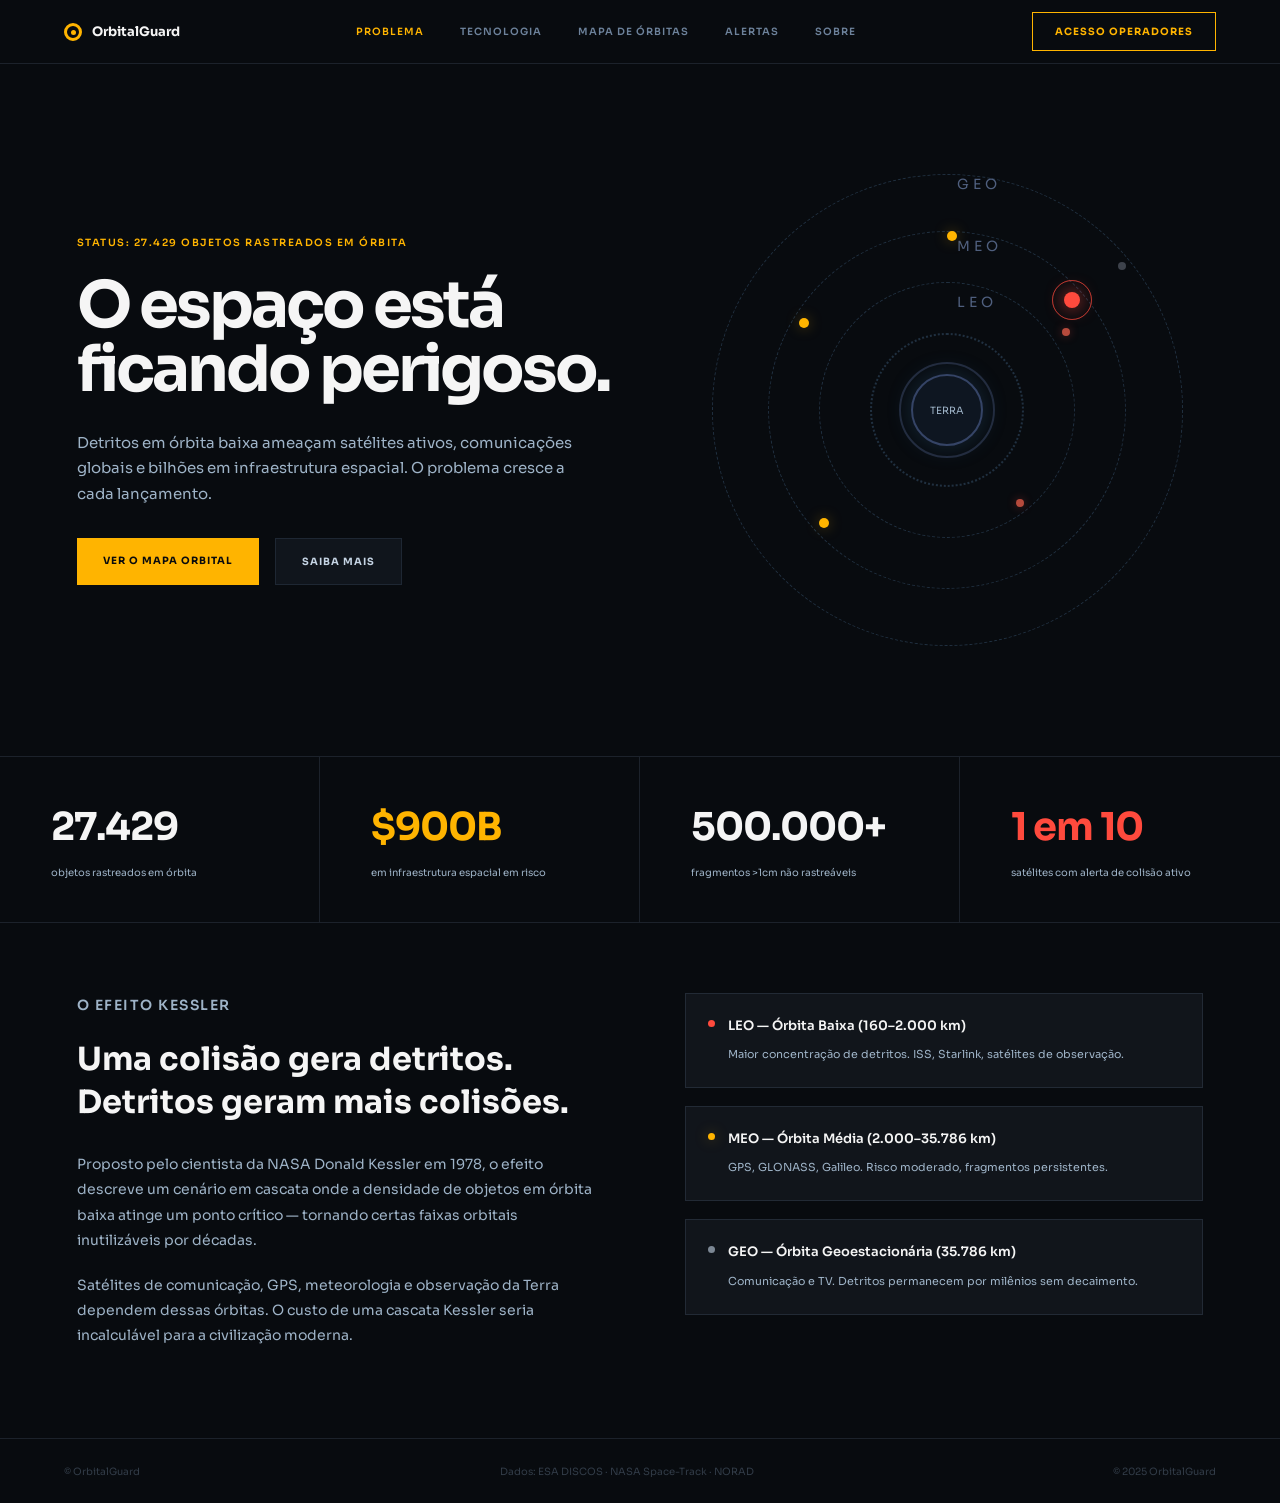
<file: index.html>
<!DOCTYPE html>
<html lang="pt-BR">

<head>
    <meta charset="UTF-8">
    <meta name="viewport" content="width=device-width, initial-scale=1.0">
    <title>OrbitalGuard</title>

    <link rel="icon" type="image/png" href="./assets/images/global/favicon.png">

    <link rel="preconnect" href="https://fonts.googleapis.com">
    <link rel="preconnect" href="https://fonts.gstatic.com" crossorigin>
    <link href="https://fonts.googleapis.com/css2?family=Sora:wght@300;400;500;600;700&display=swap" rel="stylesheet">

    <link rel="stylesheet" href="./assets/css/reset.css">
    <link rel="stylesheet" href="./assets/css/style.css">
</head>

<body>

    <header class="header">
    <a href="./index.html" class="logo">
        <span class="logo-icon"></span>
        OrbitalGuard
    </a>

    <nav class="nav">
        <a href="./index.html" class="active">Problema</a>
        <a href="./pages/tech.html">Tecnologia</a>
        <a href="./pages/map.html">Mapa de Órbitas</a>
        <a href="./pages/alert.html">Alertas</a>
        <a href="./pages/about.html">Sobre</a>
    </nav>

    <a href="./pages/access.html" class="btn-outline">Acesso Operadores</a>

    <button class="menu-toggle" type="button" aria-label="Abrir menu">
        <span></span>
        <span></span>
    </button>
</header>

    <main>
        <section class="hero">
            <div class="hero-text">
                <p class="status">Status: 27.429 objetos rastreados em órbita</p>

                <h1>O espaço está<br>ficando perigoso.</h1>

                <p class="description">
                    Detritos em órbita baixa ameaçam satélites ativos,
                    comunicações globais e bilhões em infraestrutura espacial.
                    O problema cresce a cada lançamento.
                </p>

                <div class="buttons">
                    <a href="./pages/map.html" class="btn-primary">Ver o mapa orbital</a>
                    <a href="./pages/about.html" class="btn-secondary">Saiba mais</a>
                </div>
            </div>

            <a href="./pages/map.html" class="orbit-area" aria-label="Abrir mapa orbital">
                <div class="orbit orbit-1"></div>
                <div class="orbit orbit-2"></div>
                <div class="orbit orbit-3"></div>
                <div class="orbit orbit-4"></div>

                <span class="orbit-label label-leo">LEO</span>
                <span class="orbit-label label-meo">MEO</span>
                <span class="orbit-label label-geo">GEO</span>

                <div class="earth">Terra</div>

                <span class="space-dot yellow-dot dot-1"></span>
                <span class="space-dot yellow-dot dot-2"></span>
                <span class="space-dot yellow-dot dot-3"></span>
                <span class="space-dot red-space-dot dot-4"></span>
                <span class="space-dot red-space-dot dot-5"></span>
                <span class="space-dot gray-space-dot dot-6"></span>

                <div class="collision">
                    <span class="collision-dot"></span>
                    <span class="collision-label">CDM</span>
                </div>
            </a>
        </section>

        <section class="stats">
            <a href="./pages/map.html" class="stat">
                <h2>27.429</h2>
                <p>objetos rastreados em órbita</p>
            </a>

            <a href="./pages/about.html" class="stat">
                <h2 class="yellow">$900B</h2>
                <p>em infraestrutura espacial em risco</p>
            </a>

            <a href="./pages/map.html" class="stat">
                <h2>500.000+</h2>
                <p>fragmentos &gt;1cm não rastreáveis</p>
            </a>

            <a href="./pages/alert.html" class="stat">
                <h2 class="red">1 em 10</h2>
                <p>satélites com alerta de colisão ativo</p>
            </a>
        </section>

        <section class="problem">
            <div class="problem-text">
                <p class="tag">O efeito Kessler</p>

                <h2>
                    Uma colisão gera detritos.<br>
                    Detritos geram mais colisões.
                </h2>

                <p>
                    Proposto pelo cientista da NASA Donald Kessler em 1978,
                    o efeito descreve um cenário em cascata onde a densidade
                    de objetos em órbita baixa atinge um ponto crítico —
                    tornando certas faixas orbitais inutilizáveis por décadas.
                </p>

                <p>
                    Satélites de comunicação, GPS, meteorologia e observação
                    da Terra dependem dessas órbitas. O custo de uma cascata
                    Kessler seria incalculável para a civilização moderna.
                </p>
            </div>

            <div class="orbit-cards">
                <a href="./pages/map.html" class="card">
                    <span class="card-dot red-dot"></span>
                    <h3>LEO — Órbita Baixa (160–2.000 km)</h3>
                    <p>Maior concentração de detritos. ISS, Starlink, satélites de observação.</p>
                </a>

                <a href="./pages/map.html" class="card">
                    <span class="card-dot yellow-dot"></span>
                    <h3>MEO — Órbita Média (2.000–35.786 km)</h3>
                    <p>GPS, GLONASS, Galileo. Risco moderado, fragmentos persistentes.</p>
                </a>

                <a href="./pages/map.html" class="card">
                    <span class="card-dot gray-dot"></span>
                    <h3>GEO — Órbita Geoestacionária (35.786 km)</h3>
                    <p>Comunicação e TV. Detritos permanecem por milênios sem decaimento.</p>
                </a>
            </div>
        </section>
    </main>

    <footer>
        <span>© OrbitalGuard</span>
        <span>Dados: ESA DISCOS · NASA Space-Track · NORAD</span>
        <span>© 2025 OrbitalGuard</span>
    </footer>

<div class="side-menu">
    <a href="./index.html">Problema</a>
    <a href="./pages/tech.html">Tecnologia</a>
    <a href="./pages/map.html">Mapa de Órbitas</a>
    <a href="./pages/alert.html">Alertas</a>
    <a href="./pages/about.html">Sobre</a>

    <a href="../pages/access.html" class="menu-operator">
        Acesso Operadores
    </a>
</div>

<script src="./assets/js/menu.js"></script>

</body>

</html>
</file>
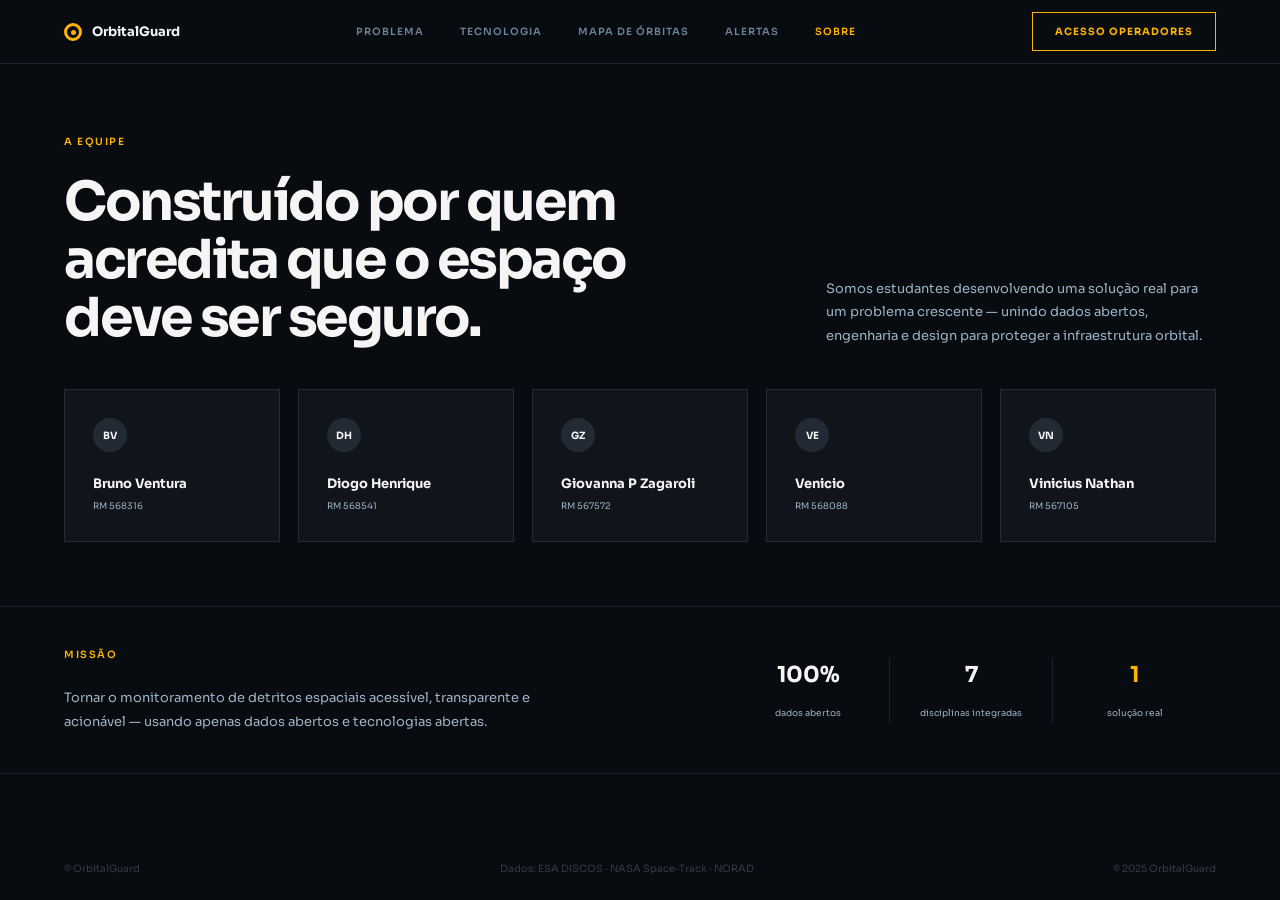
<file: pages/about.html>
<!DOCTYPE html>
<html lang="pt-BR">

<head>
    <meta charset="UTF-8">
    <meta name="viewport" content="width=device-width, initial-scale=1.0">
    <title>Sobre | OrbitalGuard</title>

    <link rel="icon" type="image/png" href="../assets/images/global/favicon.png">

    <link rel="preconnect" href="https://fonts.googleapis.com">
    <link rel="preconnect" href="https://fonts.gstatic.com" crossorigin>
    <link href="https://fonts.googleapis.com/css2?family=Sora:wght@300;400;500;600;700&display=swap" rel="stylesheet">

    <link rel="stylesheet" href="../assets/css/reset.css">
    <link rel="stylesheet" href="../assets/css/style.css">
    <link rel="stylesheet" href="../assets/css/about.css">
</head>

<body>

    <header class="header">
    <a href="../index.html" class="logo">
        <span class="logo-icon"></span>
        OrbitalGuard
    </a>

    <nav class="nav">
        <a href="../index.html">Problema</a>
        <a href="./tech.html">Tecnologia</a>
        <a href="./map.html">Mapa de Órbitas</a>
        <a href="./alert.html">Alertas</a>
        <a href="./about.html" class="active">Sobre</a>
    </nav>

    <a href="../pages/access.html" class="btn-outline">
        Acesso Operadores
    </a>

    <button class="menu-toggle" type="button" aria-label="Abrir menu">
        <span></span>
        <span></span>
    </button>
</header>
    <main class="about-main">
        <section class="about-hero">
            <div class="about-title">
                <p class="status">A equipe</p>

                <h1>
                    Construído por quem<br>
                    acredita que o espaço<br>
                    deve ser seguro.
                </h1>
            </div>

            <div class="about-description">
                <p>
                    Somos estudantes desenvolvendo uma solução real para um problema
                    crescente — unindo dados abertos, engenharia e design para proteger
                    a infraestrutura orbital.
                </p>
            </div>
        </section>

        <section class="team-section">
            <article class="member-card">
                <div class="avatar">BV</div>
                <h2>Bruno Ventura</h2>
                <p>RM 568316</p>
            </article>

            <article class="member-card">
                <div class="avatar">DH</div>
                <h2>Diogo Henrique</h2>
                <p>RM 568541</p>
            </article>

            <article class="member-card">
                <div class="avatar">GZ</div>
                <h2>Giovanna P Zagaroli</h2>
                <p>RM 567572</p>
            </article>

            <article class="member-card">
                <div class="avatar">VE</div>
                <h2>Venicio</h2>
                <p>RM 568088</p>
            </article>

            <article class="member-card">
                <div class="avatar">VN</div>
                <h2>Vinicius Nathan</h2>
                <p>RM 567105</p>
            </article>
        </section>

        <section class="mission-section">
            <div class="mission-text">
                <p class="status">Missão</p>

                <p>
                    Tornar o monitoramento de detritos espaciais acessível,
                    transparente e acionável — usando apenas dados abertos e
                    tecnologias abertas.
                </p>
            </div>

            <div class="mission-stats">
                <div>
                    <strong>100%</strong>
                    <span>dados abertos</span>
                </div>

                <div>
                    <strong>7</strong>
                    <span>disciplinas integradas</span>
                </div>

                <div>
                    <strong class="yellow">1</strong>
                    <span>solução real</span>
                </div>
            </div>
        </section>
    </main>

    <footer>
        <span>© OrbitalGuard</span>
        <span>Dados: ESA DISCOS · NASA Space-Track · NORAD</span>
        <span>© 2025 OrbitalGuard</span>
    </footer>

    <div class="side-menu">

        <a href="../index.html">Problema</a>
        <a href="./tech.html">Tecnologia</a>
        <a href="./map.html">Mapa de Órbitas</a>
        <a href="./alert.html">Alertas</a>
        <a href="./about.html">Sobre</a>
        <a href="../pages/access.html" class="menu-operator">Acesso Operadores</a>

    </div>



    <script src="../assets/js/menu.js"></script>
</body>

</html>
</file>
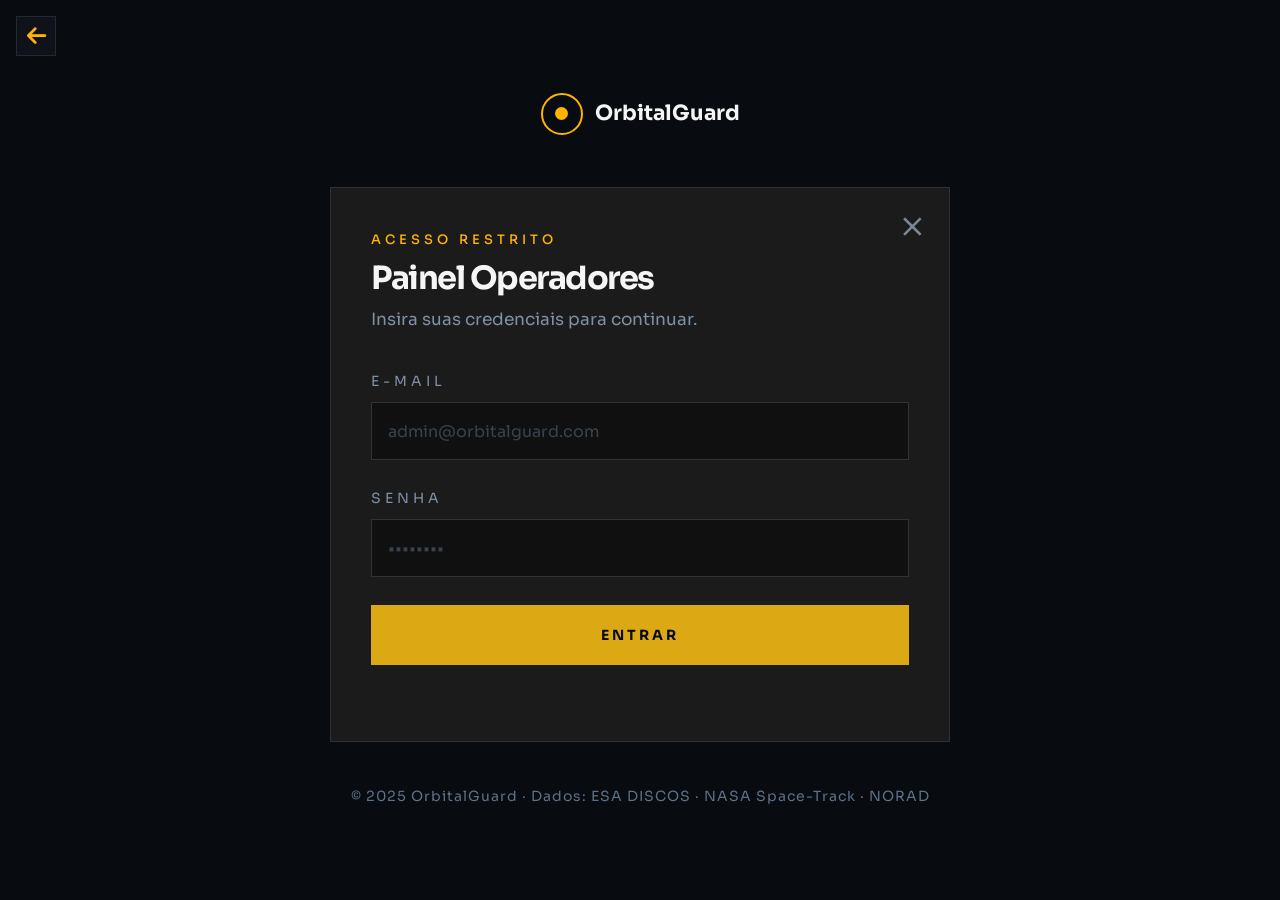
<file: pages/access.html>
<!DOCTYPE html>
<html lang="pt-BR">

<head>
    <meta charset="UTF-8">
    <meta name="viewport" content="width=device-width, initial-scale=1.0">
    <title>Acesso Operadores | OrbitalGuard</title>

    <link rel="icon" type="image/png" href="../assets/images/global/favicon.png">

    <link rel="preconnect" href="https://fonts.googleapis.com">
    <link rel="preconnect" href="https://fonts.gstatic.com" crossorigin>
    <link href="https://fonts.googleapis.com/css2?family=Sora:wght@300;400;500;600;700&display=swap" rel="stylesheet">
    <link rel="stylesheet" href="https://cdnjs.cloudflare.com/ajax/libs/font-awesome/6.5.2/css/all.min.css">
    <link rel="stylesheet" href="../assets/css/reset.css">
    <link rel="stylesheet" href="../assets/css/access.css">
</head>

<body>
    <a href="../index.html" class="back-arrow">
        <i class="fa-solid fa-arrow-left"></i>
    </a>
    <main class="access-page">
        <section class="login-wrapper">
            <a href="../index.html" class="access-logo">
                <span class="logo-icon"></span>
                OrbitalGuard
            </a>

            <div class="login-card">
                <a href="../index.html" class="close-btn" aria-label="Fechar">×</a>

                <p class="status">Acesso restrito</p>

                <h1>Painel Operadores</h1>

                <p class="login-description">
                    Insira suas credenciais para continuar.
                </p>

                <form class="login-form">
                    <label for="email">E-mail</label>
                    <input type="email" id="email" placeholder="admin@orbitalguard.com">

                    <label for="password">Senha</label>
                    <input type="password" id="password" placeholder="••••••••">

                    <button type="submit">Entrar</button>

                    <p class="login-error"></p>
                </form>
            </div>

            <footer class="access-footer">
                © 2025 OrbitalGuard · Dados: ESA DISCOS · NASA Space-Track · NORAD
            </footer>
        </section>
    </main>

    <script src="../assets/js/access.js"></script>
</body>

</html>
</file>
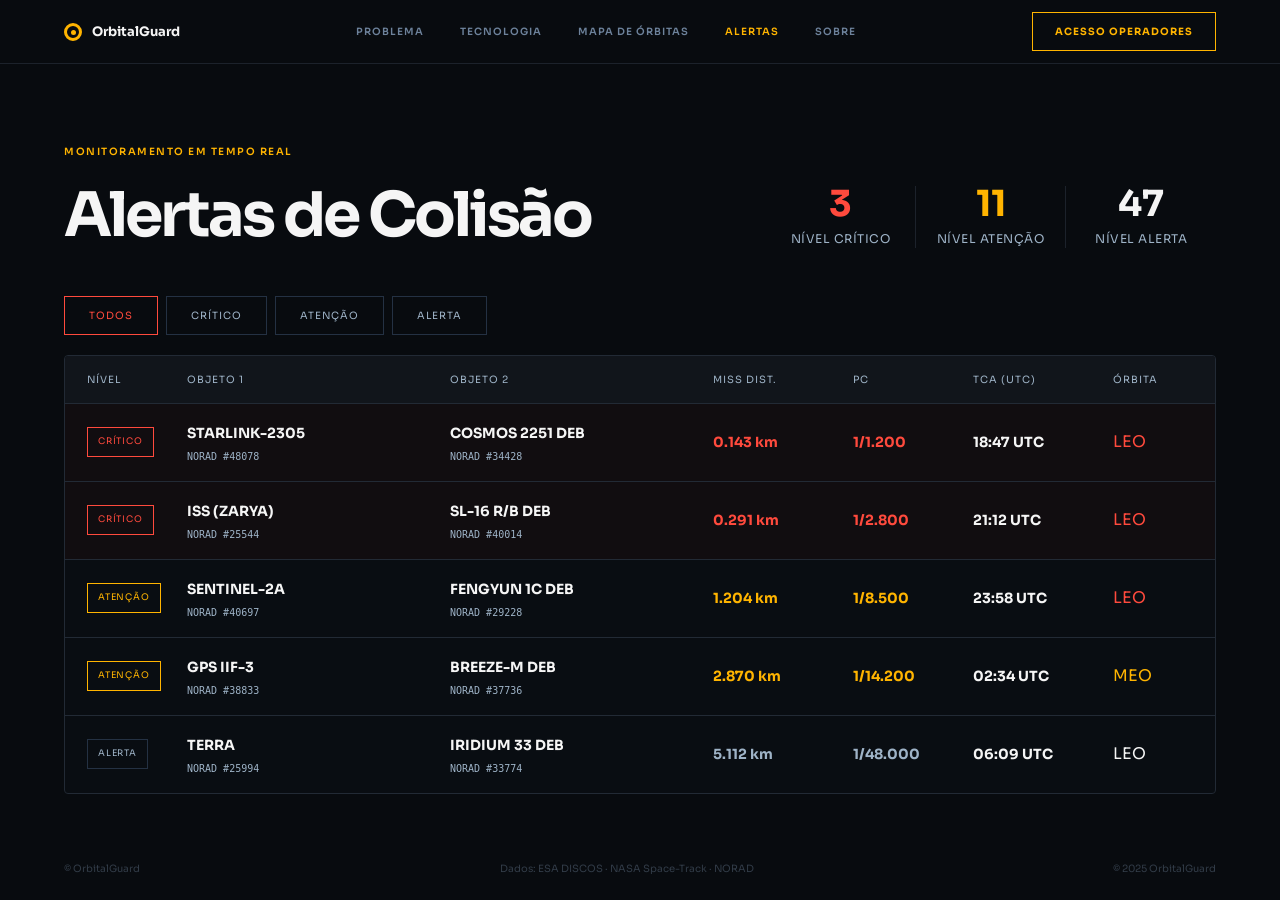
<file: pages/alert.html>
<!DOCTYPE html>
<html lang="pt-BR">

<head>
    <meta charset="UTF-8">
    <meta name="viewport" content="width=device-width, initial-scale=1.0">
    <title>Alertas | OrbitalGuard</title>

    <link rel="icon" type="image/png" href="../assets/images/global/favicon.png">

    <link rel="preconnect" href="https://fonts.googleapis.com">
    <link rel="preconnect" href="https://fonts.gstatic.com" crossorigin>
    <link href="https://fonts.googleapis.com/css2?family=Sora:wght@300;400;500;600;700&display=swap" rel="stylesheet">

    <link rel="stylesheet" href="../assets/css/reset.css">
    <link rel="stylesheet" href="../assets/css/style.css">
    <link rel="stylesheet" href="../assets/css/alert.css">
</head>

<body>

    <header class="header">
    <a href="../index.html" class="logo">
        <span class="logo-icon"></span>
        OrbitalGuard
    </a>

    <nav class="nav">
        <a href="../index.html">Problema</a>
        <a href="./tech.html">Tecnologia</a>
        <a href="./map.html">Mapa de Órbitas</a>
        <a href="./alert.html" class="active">Alertas</a>
        <a href="./about.html">Sobre</a>
    </nav>

    <a href="../pages/access.html" class="btn-outline">Acesso Operadores</a>

    <button class="menu-toggle" type="button" aria-label="Abrir menu">
        <span></span>
        <span></span>
    </button>
</header>

    <main class="alert-main">
        <section class="alert-hero">
            <div>
                <p class="status">Monitoramento em tempo real</p>
                <h1>Alertas de Colisão</h1>
            </div>

            <div class="alert-summary">
                <div>
                    <strong class="critical">3</strong>
                    <span>Nível Crítico</span>
                </div>

                <div>
                    <strong class="attention">11</strong>
                    <span>Nível Atenção</span>
                </div>

                <div>
                    <strong>47</strong>
                    <span>Nível Alerta</span>
                </div>
            </div>
        </section>

        <section class="alert-content">
            <div class="alert-filters">
                <button class="filter-btn active" data-filter="todos">Todos</button>
                <button class="filter-btn" data-filter="critico">Crítico</button>
                <button class="filter-btn" data-filter="atencao">Atenção</button>
                <button class="filter-btn" data-filter="alerta">Alerta</button>
            </div>

            <div class="alert-table">
                <div class="table-head">
                    <span>Nível</span>
                    <span>Objeto 1</span>
                    <span>Objeto 2</span>
                    <span>Miss Dist.</span>
                    <span>Pc</span>
                    <span>TCA (UTC)</span>
                    <span>Órbita</span>
                </div>

                <article class="table-row" data-level="critico">
                    <div><span class="badge critical-badge">Crítico</span></div>
                    <div>
                        <strong>STARLINK-2305</strong>
                        <small>NORAD #48078</small>
                    </div>
                    <div>
                        <strong>COSMOS 2251 DEB</strong>
                        <small>NORAD #34428</small>
                    </div>
                    <strong class="critical">0.143 km</strong>
                    <strong class="critical">1/1.200</strong>
                    <strong>18:47 UTC</strong>
                    <span class="orbit-red">LEO</span>
                </article>

                <article class="table-row" data-level="critico">
                    <div><span class="badge critical-badge">Crítico</span></div>
                    <div>
                        <strong>ISS (ZARYA)</strong>
                        <small>NORAD #25544</small>
                    </div>
                    <div>
                        <strong>SL-16 R/B DEB</strong>
                        <small>NORAD #40014</small>
                    </div>
                    <strong class="critical">0.291 km</strong>
                    <strong class="critical">1/2.800</strong>
                    <strong>21:12 UTC</strong>
                    <span class="orbit-red">LEO</span>
                </article>

                <article class="table-row" data-level="atencao">
                    <div><span class="badge attention-badge">Atenção</span></div>
                    <div>
                        <strong>SENTINEL-2A</strong>
                        <small>NORAD #40697</small>
                    </div>
                    <div>
                        <strong>FENGYUN 1C DEB</strong>
                        <small>NORAD #29228</small>
                    </div>
                    <strong class="attention">1.204 km</strong>
                    <strong class="attention">1/8.500</strong>
                    <strong>23:58 UTC</strong>
                    <span class="orbit-red">LEO</span>
                </article>

                <article class="table-row" data-level="atencao">
                    <div><span class="badge attention-badge">Atenção</span></div>
                    <div>
                        <strong>GPS IIF-3</strong>
                        <small>NORAD #38833</small>
                    </div>
                    <div>
                        <strong>BREEZE-M DEB</strong>
                        <small>NORAD #37736</small>
                    </div>
                    <strong class="attention">2.870 km</strong>
                    <strong class="attention">1/14.200</strong>
                    <strong>02:34 UTC</strong>
                    <span class="orbit-yellow">MEO</span>
                </article>

                <article class="table-row" data-level="alerta">
                    <div><span class="badge alert-badge">Alerta</span></div>
                    <div>
                        <strong>TERRA</strong>
                        <small>NORAD #25994</small>
                    </div>
                    <div>
                        <strong>IRIDIUM 33 DEB</strong>
                        <small>NORAD #33774</small>
                    </div>
                    <strong class="alert-blue">5.112 km</strong>
                    <strong class="alert-blue">1/48.000</strong>
                    <strong>06:09 UTC</strong>
                    <span>LEO</span>
                </article>
            </div>
        </section>
    </main>

    <footer>
        <span>© OrbitalGuard</span>
        <span>Dados: ESA DISCOS · NASA Space-Track · NORAD</span>
        <span>© 2025 OrbitalGuard</span>
    </footer>

    <script src="../assets/js/alert.js"></script>

    <div class="side-menu">

        <a href="../index.html">Problema</a>
        <a href="./tech.html">Tecnologia</a>
        <a href="./map.html">Mapa de Órbitas</a>
        <a href="./alert.html">Alertas</a>
        <a href="./about.html">Sobre</a>
        <a href="../pages/access.html" class="menu-operator">Acesso Operadores</a>

    </div>

    <script src="../assets/js/menu.js"></script>
    
</body>

</html>
</file>
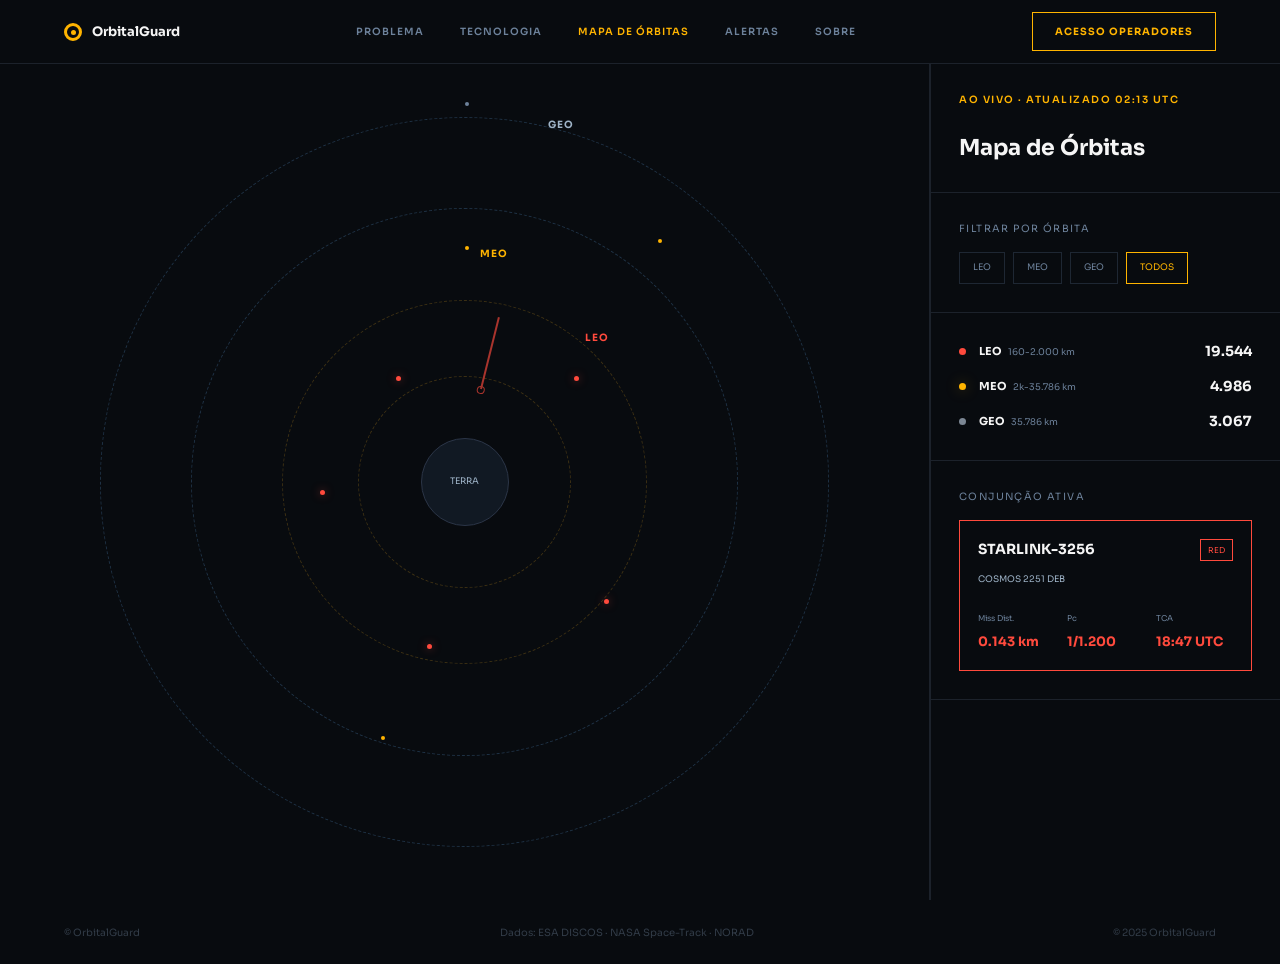
<file: pages/map.html>
<!DOCTYPE html>
<html lang="pt-BR">

<head>
    <meta charset="UTF-8">
    <meta name="viewport" content="width=device-width, initial-scale=1.0">
    <title>Mapa de Órbitas | OrbitalGuard</title>

    <link rel="icon" type="image/png" href="../assets/images/global/favicon.png">

    <link rel="preconnect" href="https://fonts.googleapis.com">
    <link rel="preconnect" href="https://fonts.gstatic.com" crossorigin>
    <link href="https://fonts.googleapis.com/css2?family=Sora:wght@300;400;500;600;700&display=swap" rel="stylesheet">

    <link rel="stylesheet" href="../assets/css/reset.css">
    <link rel="stylesheet" href="../assets/css/style.css">
    <link rel="stylesheet" href="../assets/css/map.css">
</head>

<body>

    <header class="header">
        <a href="../index.html" class="logo">
            <span class="logo-icon"></span>
            OrbitalGuard
        </a>

        <nav class="nav">
            <a href="../index.html">Problema</a>
            <a href="./tech.html">Tecnologia</a>
            <a href="./map.html" class="active">Mapa de Órbitas</a>
            <a href="./alert.html">Alertas</a>
            <a href="./about.html">Sobre</a>
        </nav>

        <a href="../pages/access.html" class="btn-outline">
            Acesso Operadores
        </a>

        <button class="menu-toggle" type="button" aria-label="Abrir menu">
            <span></span>
            <span></span>
        </button>
    </header>

    <main class="map-main">
        <section class="map-view">
            <div class="orbital-map">
                <div class="map-orbit map-orbit-1"></div>
                <div class="map-orbit map-orbit-2"></div>
                <div class="map-orbit map-orbit-3"></div>
                <div class="map-orbit map-orbit-4"></div>

                <div class="map-earth">Terra</div>

                <span class="map-label label-leo">LEO</span>
                <span class="map-label label-meo">MEO</span>
                <span class="map-label label-geo">GEO</span>

                <span class="object yellow obj-1" data-orbit="meo"></span>
                <span class="object yellow obj-2" data-orbit="meo"></span>
                <span class="object yellow obj-3" data-orbit="meo"></span>

                <span class="object red obj-4" data-orbit="leo"></span>
                <span class="object red obj-5" data-orbit="leo"></span>
                <span class="object red obj-6" data-orbit="leo"></span>
                <span class="object red obj-7" data-orbit="leo"></span>
                <span class="object red obj-8" data-orbit="leo"></span>

                <span class="object blue obj-9" data-orbit="geo"></span>

                <span class="danger-line"></span>
            </div>
        </section>

        <aside class="map-panel">
            <div class="panel-block">
                <p class="status">Ao vivo · Atualizado <span id="map-time"></span></p>
                <h1>Mapa de Órbitas</h1>
            </div>

            <div class="panel-block">
                <p class="panel-title">Filtrar por órbita</p>

                <div class="filter-buttons">
                    <button class="filter-btn" data-filter="leo">LEO</button>
                    <button class="filter-btn" data-filter="meo">MEO</button>
                    <button class="filter-btn" data-filter="geo">GEO</button>
                    <button class="filter-btn active" data-filter="todos">Todos</button>
                </div>
            </div>

            <div class="panel-block orbit-counts">
                <div>
                    <span class="red-dot"></span>
                    <p>LEO <small>160-2.000 km</small></p>
                    <strong>19.544</strong>
                </div>

                <div>
                    <span class="yellow-dot"></span>
                    <p>MEO <small>2k-35.786 km</small></p>
                    <strong>4.986</strong>
                </div>

                <div>
                    <span class="gray-dot"></span>
                    <p>GEO <small>35.786 km</small></p>
                    <strong>3.067</strong>
                </div>
            </div>

            <div class="panel-block">
                <p class="panel-title">Conjunção ativa</p>

                <div class="alert-card">
                    <div class="alert-header">
                        <h2>STARLINK-3256</h2>
                        <span>RED</span>
                    </div>

                    <p class="alert-subtitle">COSMOS 2251 DEB</p>

                    <div class="alert-grid">
                        <div>
                            <small>Miss Dist.</small>
                            <strong>0.143 km</strong>
                        </div>

                        <div>
                            <small>Pc</small>
                            <strong>1/1.200</strong>
                        </div>

                        <div>
                            <small>TCA</small>
                            <strong>18:47 UTC</strong>
                        </div>
                    </div>
                </div>
            </div>
        </aside>
    </main>

    <footer>
        <span>© OrbitalGuard</span>
        <span>Dados: ESA DISCOS · NASA Space-Track · NORAD</span>
        <span>© 2025 OrbitalGuard</span>
    </footer>

    <script src="../assets/js/map.js"></script>

    <div class="side-menu">

        <a href="../index.html">Problema</a>
        <a href="./tech.html">Tecnologia</a>
        <a href="./map.html">Mapa de Órbitas</a>
        <a href="./alert.html">Alertas</a>
        <a href="./about.html">Sobre</a>
        <a href="../pages/access.html" class="menu-operator">Acesso Operadores</a>

    </div>

    <script src="../assets/js/menu.js"></script>

</body>

</html>
</file>
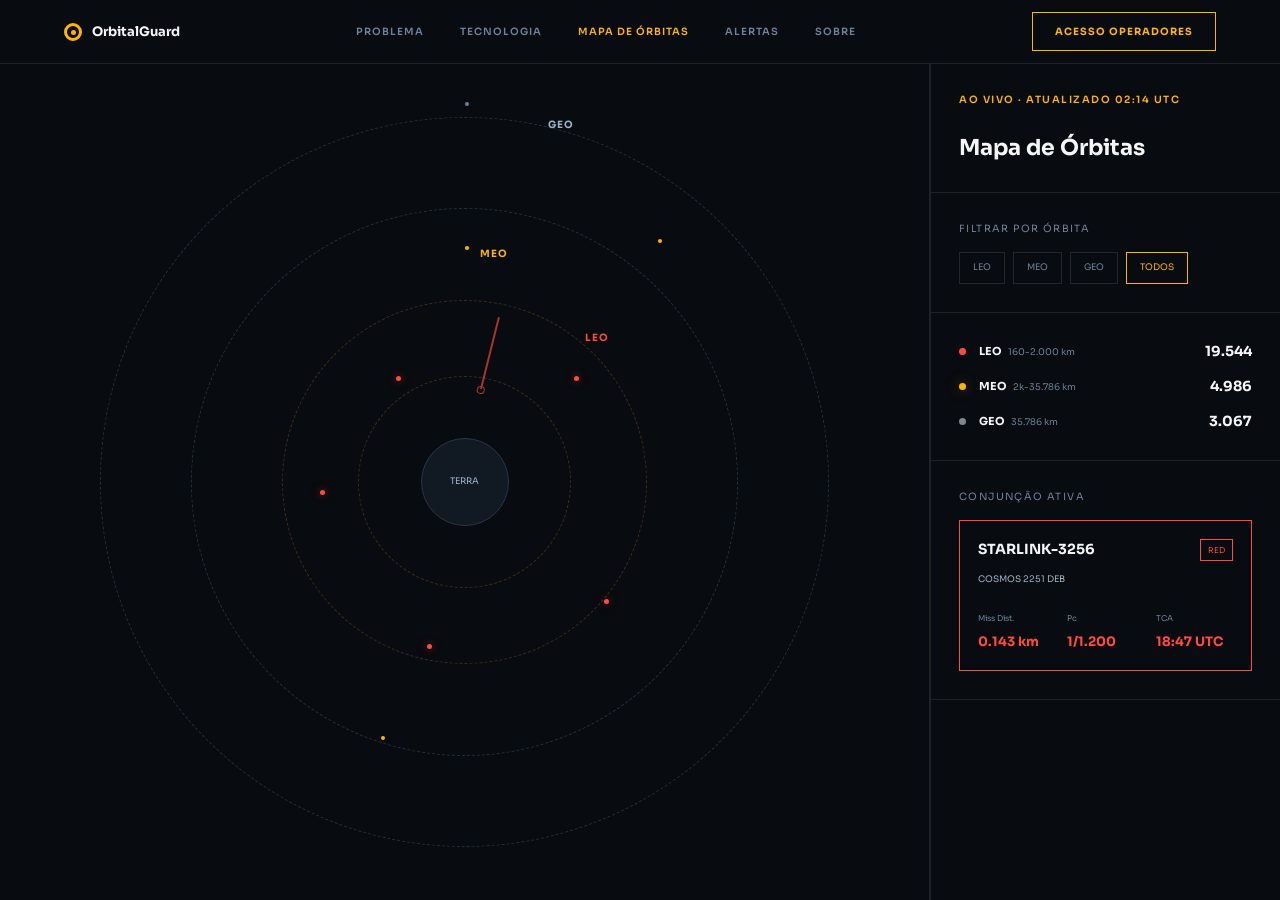
<file: orbitalguard/pages/map.html>
<!DOCTYPE html>
<html lang="pt-BR">

<head>
    <meta charset="UTF-8">
    <meta name="viewport" content="width=device-width, initial-scale=1.0">
    <title>Mapa de Órbitas | OrbitalGuard</title>

    <link rel="icon" type="image/png" href="../assets/images/global/favicon.png">

    <link rel="preconnect" href="https://fonts.googleapis.com">
    <link rel="preconnect" href="https://fonts.gstatic.com" crossorigin>
    <link href="https://fonts.googleapis.com/css2?family=Sora:wght@300;400;500;600;700&display=swap" rel="stylesheet">

    <link rel="stylesheet" href="../assets/css/reset.css">
    <link rel="stylesheet" href="../assets/css/style.css">
    <link rel="stylesheet" href="../assets/css/map.css">
</head>

<body>

    <header class="header">
    <a href="../index.html" class="logo">
        <span class="logo-icon"></span>
        OrbitalGuard
    </a>

    <nav class="nav">
        <a href="../index.html">Problema</a>
        <a href="./tech.html">Tecnologia</a>
        <a href="./map.html" class="active">Mapa de Órbitas</a>
        <a href="./alert.html">Alertas</a>
        <a href="./about.html">Sobre</a>
    </nav>

    <a href="../pages/access.html" class="btn-outline">
        Acesso Operadores
    </a>

    <button class="menu-toggle" type="button" aria-label="Abrir menu">
        <span></span>
        <span></span>
    </button>
</header>

    <main class="map-main">
        <section class="map-view">
            <div class="orbital-map">
                <div class="map-orbit map-orbit-1"></div>
                <div class="map-orbit map-orbit-2"></div>
                <div class="map-orbit map-orbit-3"></div>
                <div class="map-orbit map-orbit-4"></div>

                <div class="map-earth">Terra</div>

                <span class="map-label label-leo">LEO</span>
                <span class="map-label label-meo">MEO</span>
                <span class="map-label label-geo">GEO</span>

                <span class="object yellow obj-1" data-orbit="meo"></span>
                <span class="object yellow obj-2" data-orbit="meo"></span>
                <span class="object yellow obj-3" data-orbit="meo"></span>

                <span class="object red obj-4" data-orbit="leo"></span>
                <span class="object red obj-5" data-orbit="leo"></span>
                <span class="object red obj-6" data-orbit="leo"></span>
                <span class="object red obj-7" data-orbit="leo"></span>
                <span class="object red obj-8" data-orbit="leo"></span>

                <span class="object blue obj-9" data-orbit="geo"></span>

                <span class="danger-line"></span>
            </div>
        </section>

        <aside class="map-panel">
            <div class="panel-block">
                <p class="status">Ao vivo · Atualizado <span id="map-time"></span></p>
                <h1>Mapa de Órbitas</h1>
            </div>

            <div class="panel-block">
                <p class="panel-title">Filtrar por órbita</p>

                <div class="filter-buttons">
                    <button class="filter-btn" data-filter="leo">LEO</button>
                    <button class="filter-btn" data-filter="meo">MEO</button>
                    <button class="filter-btn" data-filter="geo">GEO</button>
                    <button class="filter-btn active" data-filter="todos">Todos</button>
                </div>
            </div>

            <div class="panel-block orbit-counts">
                <div>
                    <span class="red-dot"></span>
                    <p>LEO <small>160-2.000 km</small></p>
                    <strong>19.544</strong>
                </div>

                <div>
                    <span class="yellow-dot"></span>
                    <p>MEO <small>2k-35.786 km</small></p>
                    <strong>4.986</strong>
                </div>

                <div>
                    <span class="gray-dot"></span>
                    <p>GEO <small>35.786 km</small></p>
                    <strong>3.067</strong>
                </div>
            </div>

            <div class="panel-block">
                <p class="panel-title">Conjunção ativa</p>

                <div class="alert-card">
                    <div class="alert-header">
                        <h2>STARLINK-3256</h2>
                        <span>RED</span>
                    </div>

                    <p class="alert-subtitle">COSMOS 2251 DEB</p>

                    <div class="alert-grid">
                        <div>
                            <small>Miss Dist.</small>
                            <strong>0.143 km</strong>
                        </div>

                        <div>
                            <small>Pc</small>
                            <strong>1/1.200</strong>
                        </div>

                        <div>
                            <small>TCA</small>
                            <strong>18:47 UTC</strong>
                        </div>
                    </div>
                </div>
            </div>
        </aside>
    </main>

    <script src="../assets/js/map.js"></script>

<div class="side-menu">

        <a href="../index.html">Problema</a>
        <a href="./tech.html">Tecnologia</a>
        <a href="./map.html">Mapa de Órbitas</a>
        <a href="./alert.html">Alertas</a>
        <a href="./about.html">Sobre</a>
        <a href="../pages/access.html" class="menu-operator">Acesso Operadores</a>

    </div>

    <script src="../assets/js/menu.js"></script>

</body>

</html>
</file>
<file: assets/css/style.css>
:root {
    --bg-main: #080b0f;
    --bg-card: #11151b;
    --bg-card-hover: #141a22;
    --bg-secondary: #10151c;

    --text-main: #f5f5f5;
    --text-muted: #9eb3c7;
    --text-nav: #6d829b;
    --text-footer: #323c48;

    --accent-yellow: #ffb400;
    --accent-yellow-hover: #ffc83d;
    --accent-red: #ff4a3d;
    --accent-red-dark: #8d332b;

    --border-main: #1c222b;
    --border-card: #222a35;
    --border-secondary: #1e2733;
    --orbit-line: #203040;
}

body {
    background: var(--bg-main);
    color: var(--text-main);
    font-family: "Sora", sans-serif;
    overflow-x: hidden;
}

.header,
main,
footer {
    width: 100%;
    margin-left: 0;
    margin-right: 0;
}

.header {
    margin-top: 0;
    height: 64px;
    background: var(--bg-main);
    border-bottom: 1px solid var(--border-main);
    display: flex;
    align-items: center;
    justify-content: space-between;
    padding: 0 clamp(24px, 5vw, 70px);
}

.logo {
    display: flex;
    align-items: center;
    gap: 10px;
    font-size: 13px;
    font-weight: 700;
    transition: 0.3s;
}

.logo:hover {
    color: var(--accent-yellow);
}

.logo-icon {
    width: 18px;
    height: 18px;
    border: 3px solid var(--accent-yellow);
    border-radius: 50%;
    display: inline-block;
    position: relative;
}

.logo-icon::after {
    content: "";
    width: 5px;
    height: 5px;
    background: var(--accent-yellow);
    border-radius: 50%;
    position: absolute;
    top: 4px;
    left: 4px;
}

.nav {
    display: flex;
    gap: clamp(18px, 3vw, 36px);
    font-size: 10px;
    font-weight: 600;
    text-transform: uppercase;
    letter-spacing: 1px;
}

.nav a {
    color: var(--text-nav);
    transition: 0.3s;
}

.nav a:hover,
.nav .active {
    color: var(--accent-yellow);
}

.btn-outline {
    border: 1px solid var(--accent-yellow);
    color: var(--accent-yellow);
    padding: 11px 22px;
    font-size: 10px;
    font-weight: 700;
    text-transform: uppercase;
    letter-spacing: 1px;
    transition: 0.3s;
}

.btn-outline:hover {
    background: var(--accent-yellow);
    color: #090b0e;
}

main {
    background: var(--bg-main);
}

.hero {
    min-height: 520px;
    padding: 90px clamp(32px, 6vw, 90px);
    display: flex;
    justify-content: space-between;
    align-items: center;
    gap: 60px;
    border-bottom: 1px solid var(--border-main);
}

.hero-text {
    max-width: 750px;
}

.status,
.tag {
    color: var(--accent-yellow);
    font-size: 10px;
    font-weight: 600;
    text-transform: uppercase;
    letter-spacing: 1.5px;
    margin-bottom: 24px;
}

.hero h1 {
    font-size: clamp(42px, 5vw, 64px);
    font-weight: 700;
    line-height: 1;
    letter-spacing: -3px;
    margin-bottom: 28px;
    text-shadow: none;
}

.description {
    max-width: 520px;
    color: var(--text-muted);
    font-size: 15px;
    line-height: 1.7;
    margin-bottom: 32px;
}

.buttons {
    display: flex;
    gap: 16px;
}

.btn-primary,
.btn-secondary {
    display: inline-block;
    padding: 15px 26px;
    font-size: 10px;
    font-weight: 700;
    text-transform: uppercase;
    letter-spacing: 1px;
    transition: 0.3s;
}

.btn-primary {
    background: var(--accent-yellow);
    color: #090b0e;
}

.btn-primary:hover {
    background: #ffc83d;
    transform: translateY(-2px);
}

.btn-secondary {
    background: var(--bg-secondary);
    color: #c5d4e4;
    border: 1px solid var(--border-secondary);
}

.btn-secondary:hover {
    border-color: var(--accent-yellow);
    color: var(--accent-yellow);
    transform: translateY(-2px);
}

.orbit-area {
    width: clamp(360px, 40vw, 560px);
    height: clamp(360px, 40vw, 560px);
    min-width: 360px;
    position: relative;
    border-radius: 50%;
    display: block;
    transition: 0.3s;
}

.orbit-area:hover {
    transform: scale(1.03);
}

.orbit {
    position: absolute;
    border: 1px dashed var(--orbit-line);
    border-radius: 50%;
    top: 50%;
    left: 50%;
    transform-origin: center center;
    animation-name: spin-dashed-orbit;
    animation-timing-function: linear;
    animation-iteration-count: infinite;
}

.orbit-1 {
    width: 30%;
    height: 30%;
    margin-top: -15%;
    margin-left: -15%;
    border-style: dotted;
    border-width: 2px;
    animation-duration: 18s;
}

.orbit-2 {
    width: 50%;
    height: 50%;
    margin-top: -25%;
    margin-left: -25%;
    animation-duration: 28s;
    animation-direction: reverse;
}

.orbit-3 {
    width: 70%;
    height: 70%;
    margin-top: -35%;
    margin-left: -35%;
    animation-duration: 38s;
}

.orbit-4 {
    width: 92%;
    height: 92%;
    margin-top: -46%;
    margin-left: -46%;
    animation-duration: 52s;
    animation-direction: reverse;
}

@keyframes spin-dashed-orbit {
    from {
        transform: rotate(0deg);
    }

    to {
        transform: rotate(360deg);
    }
}

.orbit-label {
    position: absolute;
    color: #4f5f7e;
    font-size: 14px;
    letter-spacing: 4px;
    pointer-events: none;
}

.label-leo {
    top: 27%;
    left: 52%;
}

.label-meo {
    top: 16%;
    left: 52%;
}

.label-geo {
    top: 4%;
    left: 52%;
}

.earth {
    width: 72px;
    height: 72px;
    border-radius: 50%;
    border: 2px solid #354466;
    background: #0e1621;
    color: var(--text-muted);
    font-size: 10px;
    text-transform: uppercase;
    display: flex;
    align-items: center;
    justify-content: center;
    position: absolute;
    top: calc(50% - 36px);
    left: calc(50% - 36px);
    box-shadow: 0 0 25px rgba(61, 126, 188, 0.25);
}

.earth::after {
    content: "";
    position: absolute;
    width: 96px;
    height: 96px;
    border: 2px solid rgba(83, 101, 145, 0.35);
    border-radius: 50%;
}

.space-dot {
    position: absolute;
    border-radius: 50%;
}

.yellow-dot {
    width: 10px;
    height: 10px;
    background: var(--accent-yellow);
    box-shadow: 0 0 14px rgba(255, 180, 0, 0.35);
}

.red-space-dot {
    width: 8px;
    height: 8px;
    background: #b64a3c;
    box-shadow: 0 0 10px rgba(255, 74, 61, 0.35);
}

.gray-space-dot {
    width: 8px;
    height: 8px;
    background: #3d424b;
}

.dot-1 {
    top: 32%;
    left: 21%;
}

.dot-2 {
    top: 15%;
    left: 50%;
}

.dot-3 {
    bottom: 27%;
    left: 25%;
}

.dot-4 {
    top: 34%;
    right: 26%;
}

.dot-5 {
    bottom: 31%;
    right: 35%;
}

.dot-6 {
    top: 21%;
    right: 15%;
}

.collision {
    position: absolute;
    top: 27%;
    right: 24%;
}

.collision-dot {
    width: 16px;
    height: 16px;
    background: var(--accent-red);
    border-radius: 50%;
    display: block;
    box-shadow: 0 0 18px rgba(255, 74, 61, 0.8);
}

.collision-dot::before,
.collision-dot::after {
    content: "";
    position: absolute;
    inset: -12px;
    border: 1px solid rgba(255, 74, 61, 0.45);
    border-radius: 50%;
    animation: pulse-alert 2s infinite;
}

.collision-dot::after {
    animation-delay: 1s;
}

.collision-label {
    position: absolute;
    top: -7px;
    left: 26px;
    color: #ff6b5a;
    border: 1px solid #8d332b;
    padding: 7px 14px;
    border-radius: 5px;
    font-size: 12px;
    letter-spacing: 2px;
}

@keyframes pulse-alert {
    0% {
        transform: scale(0.7);
        opacity: 0.9;
    }

    100% {
        transform: scale(1.8);
        opacity: 0;
    }
}

.stats {
    display: grid;
    grid-template-columns: repeat(4, 1fr);
    border-bottom: 1px solid var(--border-main);
}

.stat {
    padding: 42px clamp(24px, 4vw, 70px);
    border-right: 1px solid var(--border-main);
    display: block;
    transition: 0.3s;
}

.stat:last-child {
    border-right: none;
}

.stat:hover {
    background: #0d1218;
}

.stat h2 {
    font-size: clamp(30px, 3vw, 42px);
    font-weight: 700;
    letter-spacing: -1px;
    margin-bottom: 8px;
    text-shadow: none;
}

.stat p {
    color: var(--text-muted);
    font-size: 10px;
}

.yellow {
    color: var(--accent-yellow);
}

.red {
    color: var(--accent-red);
}

.problem {
    padding: 70px clamp(32px, 6vw, 90px);
    display: grid;
    grid-template-columns: 1fr 1fr;
    gap: clamp(40px, 7vw, 90px);
    border-bottom: 1px solid var(--border-main);
}

.problem h2 {
    font-size: clamp(26px, 2.5vw, 32px);
    font-weight: 700;
    line-height: 1.35;
    margin-bottom: 28px;
    text-shadow: none;
}

.problem p {
    color: var(--text-muted);
    font-size: 14px;
    line-height: 1.8;
    margin-bottom: 20px;
}

.orbit-cards {
    display: flex;
    flex-direction: column;
    gap: 18px;
}

.card {
    background: var(--bg-card);
    border: 1px solid var(--border-card);
    padding: 22px 24px;
    position: relative;
    display: block;
    transition: 0.3s;
}

.card:hover {
    border-color: var(--accent-yellow);
    transform: translateX(6px);
    background: var(--bg-card-hover);
}

.card h3 {
    font-size: 13px;
    font-weight: 600;
    margin-bottom: 10px;
    padding-left: 18px;
}

.card p {
    font-size: 11px;
    color: var(--text-muted);
    margin: 0;
    padding-left: 18px;
}

.card-dot {
    width: 7px;
    height: 7px;
    border-radius: 50%;
    position: absolute;
    top: 26px;
    left: 22px;
}

.red-dot {
    background: var(--accent-red);
}

.yellow-dot {
    background: var(--accent-yellow);
}

.gray-dot {
    background: #7c8794;
}

footer {
    margin-bottom: 0;
    height: 64px;
    background: var(--bg-main);
    color: #323c48;
    display: flex;
    justify-content: space-between;
    align-items: center;
    padding: 0 clamp(24px, 5vw, 70px);
    font-size: 10px;
}

@media (min-width: 651px) and (max-width: 1200px) {
    .hero {
        padding: 70px 40px;
        gap: 40px;
    }

    .hero-text {
        max-width: 520px;
    }

    .hero h1 {
        font-size: 52px;
    }

    .description {
        max-width: 460px;
    }

    .orbit-area {
    width: 320px;
    height: 320px;
    min-width: 320px;
}
}

.collision-label {
    display: none;
}

@media (max-width: 650px) {
    .header,
    main,
    footer {
        width: 100%;
    }

    .header {
        margin-top: 0;
        height: 42px;
        padding: 0 16px;
    }

    .logo {
        font-size: 11px;
    }

    .logo-icon {
        width: 14px;
        height: 14px;
        border-width: 2px;
    }

    .logo-icon::after {
        width: 4px;
        height: 4px;
        top: 3px;
        left: 3px;
    }

    .nav {
        display: none;
    }


    .hero {
        min-height: auto;
        padding: 22px 14px 28px;
        flex-direction: column-reverse;
        align-items: flex-start;
        gap: 18px;
    }

    .orbit-area {
        width: 260px;
        height: 260px;
        min-width: 260px;
        align-self: center;
    }

    .earth {
        width: 38px;
        height: 38px;
        top: calc(50% - 19px);
        left: calc(50% - 19px);
        font-size: 6px;
    }

    .earth::after {
        width: 54px;
        height: 54px;
    }

    .orbit-label {
        font-size: 7px;
        letter-spacing: 2px;
    }

    .collision-dot {
        width: 10px;
        height: 10px;
    }

    .collision-label {
        display: none;
    }

    .yellow-dot {
        width: 6px;
        height: 6px;
    }

    .red-space-dot,
    .gray-space-dot {
        width: 4px;
        height: 4px;
    }

    .status {
        font-size: 7px;
        letter-spacing: 1px;
        margin-bottom: 12px;
    }

    .hero h1 {
        font-size: 28px;
        line-height: 1.05;
        letter-spacing: -1.5px;
        margin-bottom: 14px;
    }

    .description {
        font-size: 11px;
        line-height: 1.6;
        margin-bottom: 16px;
    }

    .buttons {
        flex-direction: row;
        gap: 8px;
        width: 100%;
    }

    .btn-primary,
    .btn-secondary {
        width: 50%;
        padding: 12px 10px;
        font-size: 7px;
        text-align: center;
    }

    .stats {
        grid-template-columns: repeat(2, 1fr);
    }

    .stat {
        padding: 22px 14px;
        border-right: 1px solid var(--border-main);
        border-bottom: 1px solid var(--border-main);
    }

    .stat:nth-child(2),
    .stat:nth-child(4) {
        border-right: none;
    }

    .stat h2 {
        font-size: 22px;
        margin-bottom: 4px;
    }

    .stat p {
        font-size: 7px;
    }

    .problem {
        padding: 28px 14px;
        grid-template-columns: 1fr;
        gap: 22px;
    }

    .tag {
        font-size: 7px;
        margin-bottom: 12px;
    }

    .problem h2 {
        font-size: 18px;
        margin-bottom: 16px;
    }

    .problem p {
        font-size: 9px;
        line-height: 1.7;
    }

    .orbit-cards {
        gap: 10px;
    }

    .card {
        padding: 14px 16px;
    }

    .card h3 {
        font-size: 8px;
    }

    .card p {
        display: none;
    }

    .card-dot {
        top: 18px;
        left: 16px;
    }

    footer {
        height: 42px;
        padding: 0 14px;
        font-size: 6px;
        flex-direction: row;
        gap: 0;
        text-align: left;
    }
}

.menu-toggle {
    display: none;
    width: 22px;
    height: 16px;
    border: none;
    background: transparent;
    position: relative;
    cursor: pointer;
}

.menu-toggle span {
    display: block;
    width: 22px;
    height: 2px;
    background: var(--text-nav);
    position: absolute;
    right: 0;
}

.menu-toggle span:first-child {
    top: 2px;
}

.menu-toggle span:last-child {
    bottom: 2px;
}

.side-menu {
    position: fixed;
    top: 42px;
    right: 0;
    width: 220px;
    background: var(--bg-main);
    border-left: 1px solid var(--border-main);
    border-bottom: 1px solid var(--border-main);
    z-index: 99;
    display: none;
    flex-direction: column;
}

.side-menu.open {
    display: flex;
}

.side-menu a {
    padding: 16px 22px;
    color: var(--text-muted);
    font-size: 11px;
    text-transform: uppercase;
    letter-spacing: 1px;
    border-bottom: 1px solid var(--border-main);
}

.side-menu a:hover {
    color: var(--accent-yellow);
    background: var(--bg-card);
}

@media (max-width: 1100px) {
    .nav {
        display: none;
    }

    .btn-outline {
        display: none;
    }

    .menu-toggle {
        display: block;
    }
}

.menu-operator {
    color: var(--accent-yellow) !important;
    border-top: 1px solid var(--border-main);
    font-weight: 700;
}
</file>
<file: assets/css/about.css>
.about-main {
    min-height: calc(100vh - 128px);
    background: #080b0f;
}

.about-hero {
    padding: 70px clamp(24px, 5vw, 70px) 42px;
    display: grid;
    grid-template-columns: 1.2fr 0.8fr;
    align-items: end;
    gap: 80px;
}

.about-title h1 {
    font-size: clamp(34px, 4.2vw, 56px);
    line-height: 1.08;
    letter-spacing: -2.5px;
    font-weight: 700;
}

.about-description {
    max-width: 390px;
    justify-self: end;
}

.about-description p {
    color: #9eb3c7;
    font-size: 13px;
    line-height: 1.8;
}

.team-section {
    padding: 0 clamp(24px, 5vw, 70px) 64px;
    display: grid;
    grid-template-columns: repeat(5, 1fr);
    gap: 18px;
    border-bottom: 1px solid #1c222b;
}

.member-card {
    background: #11151b;
    border: 1px solid #222a35;
    padding: 28px;
    min-height: 145px;
    transition: 0.3s;
}

.member-card:hover {
    border-color: #ffb400;
    transform: translateY(-4px);
}

.avatar {
    width: 34px;
    height: 34px;
    border-radius: 50%;
    background: #222a35;
    color: #f5f5f5;
    font-size: 10px;
    font-weight: 700;
    display: flex;
    align-items: center;
    justify-content: center;
    margin-bottom: 22px;
}

.member-card h2 {
    font-size: 13px;
    font-weight: 700;
    margin-bottom: 6px;
}

.member-card p {
    color: #9eb3c7;
    font-size: 9px;
    text-transform: uppercase;
}

.mission-section {
    padding: 40px clamp(24px, 5vw, 70px);
    display: grid;
    grid-template-columns: 1fr 1fr;
    align-items: center;
    border-bottom: 1px solid #1c222b;
}

.mission-text {
    max-width: 470px;
}

.mission-text p:last-child {
    color: #9eb3c7;
    font-size: 13px;
    line-height: 1.8;
}

.mission-stats {
    display: grid;
    grid-template-columns: repeat(3, 1fr);
    justify-self: end;
    min-width: 420px;
}

.mission-stats div {
    text-align: center;
    border-right: 1px solid #1c222b;
    padding: 0 30px;
}

.mission-stats div:last-child {
    border-right: none;
}

.mission-stats strong {
    display: block;
    font-size: 22px;
    font-weight: 700;
    margin-bottom: 8px;
}

.mission-stats span {
    color: #9eb3c7;
    font-size: 9px;
    text-transform: lowercase;
}

.yellow {
    color: #ffb400;
}

@media (max-width: 1100px) {
    .about-hero {
        grid-template-columns: 1fr;
        align-items: start;
        gap: 28px;
    }

    .about-description {
        justify-self: start;
    }

    .team-section {
        grid-template-columns: repeat(2, 1fr);
    }

    .mission-section {
        grid-template-columns: 1fr;
        gap: 32px;
    }

    .mission-stats {
        justify-self: stretch;
        min-width: auto;
    }
}

@media (min-width: 651px) and (max-width: 1100px) {
    .header {
        height: 42px;
        padding: 0 28px;
    }

    .nav {
        display: none;
    }

}

@media (max-width: 650px) {
    .about-hero {
        padding: 42px 14px 30px;
        gap: 24px;
    }

    .about-title h1 {
        font-size: 30px;
        letter-spacing: -1.5px;
    }

    .about-description p {
        font-size: 11px;
    }

    .team-section {
        padding: 0 14px 38px;
        grid-template-columns: 1fr;
        gap: 12px;
    }

    .member-card {
        padding: 22px;
        min-height: auto;
    }

    .mission-section {
        padding: 34px 14px;
    }

    .mission-stats {
        grid-template-columns: repeat(3, 1fr);
    }

    .mission-stats div {
        padding: 0 10px;
    }

    .mission-stats strong {
        font-size: 18px;
    }

    .mission-stats span {
        font-size: 7px;
    }
}
</file>
<file: assets/css/access.css>
body {
    background: #080b0f;
    color: #f5f5f5;
    font-family: "Sora", sans-serif;
    overflow-x: hidden;
}

.access-page {
    min-height: 100vh;
    background: #080b0f;
    display: flex;
    align-items: center;
    justify-content: center;
    padding: 40px 24px;
}

.login-wrapper {
    width: 100%;
    max-width: 620px;
}

.access-logo {
    display: flex;
    align-items: center;
    justify-content: center;
    gap: 12px;
    color: #f5f5f5;
    font-size: 21px;
    font-weight: 700;
    text-decoration: none;
    margin-bottom: 52px;
}

.logo-icon {
    width: 42px;
    height: 42px;
    border: 2px solid #ffb400;
    border-radius: 50%;
    display: inline-block;
    position: relative;
}

.logo-icon::after {
    content: "";
    width: 13px;
    height: 13px;
    background: #ffb400;
    border-radius: 50%;
    position: absolute;
    top: 12px;
    left: 12px;
}

.login-card {
    position: relative;
    background: #1b1b1b;
    border: 1px solid #303030;
    padding: 42px 40px 40px;
}

.close-btn {
    position: absolute;
    top: 18px;
    right: 24px;
    color: #7c8794;
    font-size: 42px;
    line-height: 1;
    text-decoration: none;
    font-weight: 300;
}

.close-btn:hover {
    color: #ffb400;
}

.status {
    color: #ffb400;
    font-size: 13px;
    font-weight: 500;
    text-transform: uppercase;
    letter-spacing: 4px;
    margin-bottom: 12px;
}

.login-card h1 {
    font-size: 32px;
    line-height: 1.1;
    letter-spacing: -1.5px;
    font-weight: 700;
    margin-bottom: 10px;
}

.login-description {
    color: #7f91a5;
    font-size: 17px;
    line-height: 1.6;
    margin-bottom: 38px;
}

.login-form {
    display: flex;
    flex-direction: column;
}

.login-form label {
    color: #7f91a5;
    font-size: 14px;
    text-transform: uppercase;
    letter-spacing: 4px;
    margin-bottom: 10px;
}

.login-form input {
    width: 100%;
    height: 58px;
    background: #101010;
    border: 1px solid #333333;
    color: #f5f5f5;
    font-size: 16px;
    font-family: "Sora", sans-serif;
    padding: 0 16px;
    margin-bottom: 28px;
    outline: none;
}

.login-form input::placeholder {
    color: #394350;
}

.login-form input:focus {
    border-color: #ffb400;
}

.login-form button {
    width: 100%;
    height: 60px;
    border: none;
    background: #dca914;
    color: #080b0f;
    font-size: 14px;
    font-weight: 700;
    text-transform: uppercase;
    letter-spacing: 3px;
    font-family: "Sora", sans-serif;
    cursor: pointer;
    transition: 0.3s;
}

.login-form button:hover {
    background: #ffb400;
}

.login-error {
    min-height: 20px;
    color: #ff4a3d;
    font-size: 13px;
    margin-top: 16px;
}

.access-footer {
    color: #5f7188;
    text-align: center;
    font-size: 14px;
    letter-spacing: 1px;
    margin-top: 44px;
}

.back-arrow {
    position: fixed;
    top: 28px;
    left: 28px;

    width: 40px;
    height: 40px;

    display: flex;
    align-items: center;
    justify-content: center;

    color: #ffb400;
    text-decoration: none;

    font-size: 18px;

    border: 1px solid #222a35;
    background: rgba(17,21,27,.85);

    transition: .3s;
    z-index: 999;
}

.back-arrow:hover {
    border-color: #ffb400;
    background: rgba(255,180,0,.08);
    transform: translateX(-3px);
}

@media (max-width: 900px) {
    .login-wrapper {
        margin-left: 0;
        max-width: 520px;
    }
}

@media (max-width: 650px) {
    .access-page {
        padding: 28px 16px;
    }

    .access-logo {
        font-size: 16px;
        margin-bottom: 32px;
    }

    .logo-icon {
        width: 32px;
        height: 32px;
    }

    .logo-icon::after {
        width: 10px;
        height: 10px;
        top: 9px;
        left: 9px;
    }

    .login-card {
        padding: 34px 24px 28px;
    }

    .close-btn {
        font-size: 34px;
    }

    .status {
        font-size: 10px;
        letter-spacing: 3px;
    }

    .login-card h1 {
        font-size: 26px;
    }

    .login-description {
        font-size: 14px;
    }

    .login-form input {
        height: 52px;
        font-size: 14px;
    }

    .access-footer {
        font-size: 10px;
        line-height: 1.6;
    }
}

    .back-arrow {
        top: 16px;
        left: 16px;

        width: 40px;
        height: 40px;

        font-size: 22px;
    }
</file>
<file: assets/css/alert.css>
.alert-main {
    min-height: calc(100vh - 128px);
    background: #080b0f;
}

.alert-hero {
    padding: 80px clamp(24px, 5vw, 70px) 48px;
    display: flex;
    align-items: flex-end;
    justify-content: space-between;
    gap: 48px;
}

.alert-hero h1 {
    font-size: clamp(38px, 4.8vw, 64px);
    line-height: 1.05;
    letter-spacing: -3px;
    font-weight: 700;
}

.alert-summary {
    display: grid;
    grid-template-columns: repeat(3, 150px);
    align-items: center;
}

.alert-summary div {
    text-align: center;
    border-right: 1px solid #1c222b;
}

.alert-summary div:last-child {
    border-right: none;
}

.alert-summary strong {
    display: block;
    font-size: 36px;
    line-height: 1;
    font-weight: 700;
}

.alert-summary span {
    display: block;
    color: #9eb3c7;
    font-size: 12px;
    margin-top: 8px;
    text-transform: uppercase;
    letter-spacing: 0.5px;
}

.critical {
    color: #ff4a3d;
}

.attention {
    color: #ffb400;
}

.alert-content {
    padding: 0 clamp(24px, 5vw, 70px) 40px;
}

.alert-filters {
    display: flex;
    gap: 8px;
    margin-bottom: 20px;
}

.alert-filters button {
    background: transparent;
    border: 1px solid #243143;
    color: #9eb3c7;
    padding: 11px 24px;
    font-size: 10px;
    text-transform: uppercase;
    letter-spacing: 1px;
    cursor: pointer;
    transition: 0.3s;
}

.alert-filters button:hover,
.alert-filters .active {
    color: #ff4a3d;
    border-color: #ff4a3d;
}

.alert-table {
    border: 1px solid #222a35;
    border-radius: 4px;
    overflow: hidden;
}

.table-head,
.table-row {
    display: grid;
    grid-template-columns: 80px 2fr 2fr 120px 100px 120px 80px;
    align-items: center;
    column-gap: 20px;
}

.table-head {
    background: #11151b;
    color: #9eb3c7;
    padding: 16px 22px;
    font-size: 10px;
    text-transform: uppercase;
    letter-spacing: 1px;
}

.table-row {
    min-height: 78px;
    padding: 16px 22px;
    border-top: 1px solid #222a35;
    background: rgba(17, 21, 27, 0.22);
}

.table-row.is-hidden {
    display: none;
}

.table-row:nth-child(2),
.table-row:nth-child(3) {
    background: rgba(255, 74, 61, 0.035);
}

.table-row strong {
    font-size: 14px;
    font-weight: 700;
}

.table-row small {
    display: block;
    color: #9eb3c7;
    font-size: 10px;
    margin-top: 4px;
    font-family: monospace;
}

.badge {
    display: inline-flex;
    align-items: center;
    justify-content: center;
    padding: 7px 10px;
    font-size: 9px;
    text-transform: uppercase;
    letter-spacing: 0.8px;
}

.critical-badge {
    color: #ff4a3d;
    border: 1px solid #ff4a3d;
}

.attention-badge {
    color: #ffb400;
    border: 1px solid #ffb400;
}

.alert-badge {
    color: #9eb3c7;
    border: 1px solid #243143;
}

.orbit-red {
    color: #ff4a3d;
}

.orbit-yellow {
    color: #ffb400;
}

.alert-blue {
    color: #9eb3c7;
}

@media (max-width: 1100px) {
    .alert-hero {
        padding: 40px 28px 30px;
        align-items: flex-start;
        flex-direction: column;
        gap: 24px;
    }

    .alert-summary {
        width: 100%;
        border: 1px solid #1c222b;
        grid-template-columns: repeat(3, 1fr);
    }

    .alert-summary div {
        padding: 18px 10px;
    }

    .alert-summary strong {
        font-size: 32px;
    }

    .alert-content {
        padding: 0 28px 40px;
    }

    .alert-table {
        border: none;
        overflow: visible;
        display: flex;
        flex-direction: column;
        gap: 14px;
    }

    .table-head {
        display: none;
    }

    .table-row {
        min-width: 100%;
        min-height: auto;
        display: grid;
        grid-template-columns: 1fr auto;
        gap: 14px;
        padding: 22px;
        border: 1px solid #222a35;
        border-radius: 4px;
        background: #11151b;
    }

    .table-row:nth-child(2),
    .table-row:nth-child(3) {
        border-color: #ff4a3d;
        background: rgba(255, 74, 61, 0.035);
    }

    .table-row > div:first-child {
        grid-column: 2;
        grid-row: 1;
        justify-self: end;
    }

    .table-row > div:nth-child(2) {
        grid-column: 1;
        grid-row: 1;
    }

    .table-row > div:nth-child(3) {
        grid-column: 1;
        grid-row: 2;
        color: #9eb3c7;
    }

    .table-row > strong:nth-of-type(1),
    .table-row > strong:nth-of-type(2),
    .table-row > strong:nth-of-type(3),
    .table-row > span:last-child {
        padding-top: 12px;
        border-top: 1px solid #222a35;
    }

    .table-row > strong:nth-of-type(1)::before {
        content: "Miss Dist.";
        display: block;
        color: #9eb3c7;
        font-size: 9px;
        font-weight: 400;
        text-transform: uppercase;
        margin-bottom: 6px;
    }

    .table-row > strong:nth-of-type(2)::before {
        content: "Pc";
        display: block;
        color: #9eb3c7;
        font-size: 9px;
        font-weight: 400;
        text-transform: uppercase;
        margin-bottom: 6px;
    }

    .table-row > strong:nth-of-type(3)::before {
        content: "TCA";
        display: block;
        color: #9eb3c7;
        font-size: 9px;
        font-weight: 400;
        text-transform: uppercase;
        margin-bottom: 6px;
    }

    .table-row > span:last-child::before {
        content: "Órbita";
        display: block;
        color: #9eb3c7;
        font-size: 9px;
        font-weight: 400;
        text-transform: uppercase;
        margin-bottom: 6px;
    }
}

@media (min-width: 651px) and (max-width: 1100px) {
    .header {
        height: 42px;
        padding: 0 28px;
    }

    .nav {
        display: none;
    }

}

@media (min-width: 650px) and (max-width: 813px) {
    .alert-hero h1 {
        font-size: 44px;
    }

    .alert-filters button {
        padding: 10px 20px;
    }
}

@media (max-width: 650px) {
    .alert-hero {
        padding: 34px 14px 28px;
        gap: 28px;
    }

    .alert-hero h1 {
        font-size: 34px;
        letter-spacing: -2px;
    }

    .alert-summary strong {
        font-size: 28px;
    }

    .alert-summary span {
        font-size: 8px;
    }

    .alert-content {
        padding: 0 14px 40px;
    }

    .alert-filters {
        overflow-x: auto;
        padding-bottom: 4px;
    }

    .alert-filters button {
        padding: 9px 16px;
        font-size: 8px;
        flex-shrink: 0;
    }

    .table-row {
        padding: 18px;
        gap: 12px;
    }

    .table-row strong {
        font-size: 12px;
    }

    .table-row small {
        font-size: 8px;
    }

    .badge {
        font-size: 8px;
        padding: 6px 8px;
    }
}
</file>
<file: assets/css/map.css>
body {
    background: #080b0f;
}

.map-main {
    min-height: calc(100vh - 64px);
    background: #080b0f;
    display: grid;
    grid-template-columns: 1fr 350px;
}

.map-view {
    min-height: calc(100vh - 64px);
    display: flex;
    align-items: center;
    justify-content: center;
    border-right: 1px solid #1c222b;
    overflow: hidden;
}

.orbital-map {
    width: min(78vw, 760px);
    height: min(78vw, 760px);
    max-width: 760px;
    max-height: 760px;
    position: relative;
    border-radius: 50%;
}

.map-orbit {
    position: absolute;
    top: 50%;
    left: 50%;
    border: 1px dashed #1e3144;
    border-radius: 50%;
    transform-origin: center;
    animation: spin-map-orbit linear infinite;
}

.map-orbit-1 {
    width: 28%;
    height: 28%;
    margin-left: -14%;
    margin-top: -14%;
    border-color: #3b2f13;
    animation-duration: 18s;
}

.map-orbit-2 {
    width: 48%;
    height: 48%;
    margin-left: -24%;
    margin-top: -24%;
    border-color: #3b2f13;
    animation-duration: 28s;
    animation-direction: reverse;
}

.map-orbit-3 {
    width: 72%;
    height: 72%;
    margin-left: -36%;
    margin-top: -36%;
    animation-duration: 42s;
}

.map-orbit-4 {
    width: 96%;
    height: 96%;
    margin-left: -48%;
    margin-top: -48%;
    animation-duration: 60s;
    animation-direction: reverse;
}

@keyframes spin-map-orbit {
    from {
        transform: rotate(0deg);
    }

    to {
        transform: rotate(360deg);
    }
}

.map-earth {
    position: absolute;
    width: 88px;
    height: 88px;
    top: calc(50% - 44px);
    left: calc(50% - 44px);
    border-radius: 50%;
    border: 1px solid #2b3547;
    background: #111923;
    color: #9eb3c7;
    font-size: 9px;
    text-transform: uppercase;
    display: flex;
    align-items: center;
    justify-content: center;
}

.map-label {
    position: absolute;
    font-size: 10px;
    font-weight: 700;
    letter-spacing: 1px;
}

.label-leo {
    color: #ff4a3d;
    top: 30%;
    right: 31%;
    left: auto;
}

.label-meo {
    color: #ffb400;
    top: 19%;
    right: 25%;
}

.label-geo {
    color: #9eb3c7;
    top: 2%;
    left: 61%;
}

.object {
    position: absolute;
    border-radius: 50%;
    transition: 0.3s ease;
}

.object.is-hidden {
    opacity: 0.08;
    transform: scale(0.6);
}

.yellow {
    width: 4px;
    height: 4px;
    background: #ffb400;
}

.red {
    width: 5px;
    height: 5px;
    background: #ff4a3d;
    box-shadow: 0 0 8px rgba(255, 74, 61, 0.5);
}

.blue {
    width: 4px;
    height: 4px;
    background: #6d829b;
}

.obj-1 {
    top: 19%;
    left: 50%;
}

.obj-2 {
    top: 18%;
    right: 24%;
}

.obj-3 {
    bottom: 16%;
    left: 39%;
}

.obj-4 {
    top: 36%;
    left: 41%;
}

.obj-5 {
    top: 36%;
    right: 35%;
}

.obj-6 {
    top: 51%;
    left: 31%;
}

.obj-7 {
    bottom: 34%;
    right: 31%;
}

.obj-8 {
    bottom: 28%;
    left: 45%;
}

.obj-9 {
    top: 0;
    left: 50%;
}

.danger-line {
    position: absolute;
    width: 2px;
    height: 74px;
    background: #ff4a3d;
    top: 28%;
    left: 52%;
    transform: rotate(14deg);
    transform-origin: bottom;
    opacity: 0.65;
}

.danger-line::after {
    content: "";
    position: absolute;
    bottom: -5px;
    left: -3px;
    width: 8px;
    height: 8px;
    border: 1px solid #ff4a3d;
    border-radius: 50%;
}

.map-panel {
    min-height: calc(100vh - 64px);
    background: #080b0f;
    border-left: 1px solid #1c222b;
}

.panel-block {
    padding: 28px 28px;
    border-bottom: 1px solid #1c222b;
}

.panel-block h1 {
    font-size: 22px;
    font-weight: 700;
    margin-top: 8px;
}

.panel-title {
    color: #6d829b;
    font-size: 10px;
    text-transform: uppercase;
    letter-spacing: 1.4px;
    margin-bottom: 16px;
}

.filter-buttons {
    display: flex;
    gap: 8px;
    flex-wrap: wrap;
}

.filter-buttons button {
    color: #6d829b;
    border: 1px solid #1e2733;
    background: transparent;
    padding: 8px 13px;
    font-size: 9px;
    text-transform: uppercase;
    cursor: pointer;
    transition: 0.3s;
}

.filter-buttons .active {
    color: #ffb400;
    border-color: #ffb400;
}

.orbit-counts {
    display: flex;
    flex-direction: column;
    gap: 14px;
}

.orbit-counts div {
    display: grid;
    grid-template-columns: 12px 1fr auto;
    align-items: center;
    gap: 8px;
}

.orbit-counts span {
    width: 7px;
    height: 7px;
    border-radius: 50%;
}

.red-dot {
    background: #ff4a3d;
}

.yellow-dot {
    background: #ffb400;
}

.gray-dot {
    background: #7c8794;
}

.orbit-counts p {
    color: #f5f5f5;
    font-size: 11px;
    font-weight: 700;
}

.orbit-counts small {
    color: #6d829b;
    font-weight: 400;
    margin-left: 4px;
}

.orbit-counts strong {
    color: #f5f5f5;
    font-size: 14px;
}

.alert-card {
    border: 1px solid #ff4a3d;
    padding: 18px;
}

.alert-header {
    display: flex;
    align-items: center;
    justify-content: space-between;
    margin-bottom: 12px;
}

.alert-header h2 {
    font-size: 14px;
    font-weight: 700;
}

.alert-header span {
    color: #ff4a3d;
    border: 1px solid #ff4a3d;
    padding: 4px 7px;
    font-size: 8px;
}

.alert-subtitle {
    color: #9eb3c7;
    font-size: 9px;
    text-transform: uppercase;
    margin-bottom: 18px;
}

.alert-grid {
    display: grid;
    grid-template-columns: repeat(3, 1fr);
    gap: 12px;
}

.alert-grid small {
    color: #6d829b;
    font-size: 8px;
}

.alert-grid strong {
    color: #ff4a3d;
    font-size: 13px;
    display: block;
    margin-top: 4px;
}

@media (max-width: 1100px) {
    .map-main {
        grid-template-columns: 1fr;
    }

    .map-view {
        min-height: 520px;
        border-right: none;
        border-bottom: 1px solid #1c222b;
    }

    .orbital-map {
        width: 520px;
        height: 520px;
    }

    .map-panel {
        min-height: auto;
        border-left: none;
        display: grid;
        grid-template-columns: repeat(2, 1fr);
    }

    .panel-block {
        padding: 24px;
    }

    .panel-block:first-child,
    .panel-block:last-child {
        grid-column: span 2;
    }
}

@media (min-width: 651px) and (max-width: 820px) {
    .header {
        height: 42px;
        padding: 0 28px;
    }

    .nav {
        display: none;
    }

    .btn-outline {
        display: none;
    }

    .map-view {
        min-height: 430px;
    }

    .orbital-map {
        width: 410px;
        height: 410px;
    }

    .map-panel {
        grid-template-columns: 1fr;
    }

    .panel-block,
    .panel-block:first-child,
    .panel-block:last-child {
        grid-column: span 1;
    }

    .panel-block {
        padding: 24px 28px;
    }

    .filter-buttons {
        gap: 8px;
    }
}

@media (max-width: 650px) {
    .map-view {
        min-height: 360px;
    }

    .orbital-map {
        width: 330px;
        height: 330px;
    }

    .map-earth {
        width: 56px;
        height: 56px;
        top: calc(50% - 28px);
        left: calc(50% - 28px);
        font-size: 7px;
    }

    .map-panel {
        grid-template-columns: 1fr;
    }

    .panel-block,
    .panel-block:first-child,
    .panel-block:last-child {
        grid-column: span 1;
    }

    .panel-block {
        padding: 22px 16px;
    }

    .panel-block h1 {
        font-size: 20px;
    }

    .alert-grid {
        grid-template-columns: 1fr;
    }
}
</file>
<file: orbitalguard/assets/css/style.css>
body {
    background: #080b0f;
    color: #f5f5f5;
    font-family: "Sora", sans-serif;
    overflow-x: hidden;
}

.header,
main,
footer {
    width: 100%;
    margin-left: 0;
    margin-right: 0;
}

.header {
    margin-top: 0;
    height: 64px;
    background: #080b0f;
    border-bottom: 1px solid #1c222b;
    display: flex;
    align-items: center;
    justify-content: space-between;
    padding: 0 clamp(24px, 5vw, 70px);
}

.logo {
    display: flex;
    align-items: center;
    gap: 10px;
    font-size: 13px;
    font-weight: 700;
    transition: 0.3s;
}

.logo:hover {
    color: #ffb400;
}

.logo-icon {
    width: 18px;
    height: 18px;
    border: 3px solid #ffb400;
    border-radius: 50%;
    display: inline-block;
    position: relative;
}

.logo-icon::after {
    content: "";
    width: 5px;
    height: 5px;
    background: #ffb400;
    border-radius: 50%;
    position: absolute;
    top: 4px;
    left: 4px;
}

.nav {
    display: flex;
    gap: clamp(18px, 3vw, 36px);
    font-size: 10px;
    font-weight: 600;
    text-transform: uppercase;
    letter-spacing: 1px;
}

.nav a {
    color: #6d829b;
    transition: 0.3s;
}

.nav a:hover,
.nav .active {
    color: #ffb400;
}

.btn-outline {
    border: 1px solid #ffb400;
    color: #ffb400;
    padding: 11px 22px;
    font-size: 10px;
    font-weight: 700;
    text-transform: uppercase;
    letter-spacing: 1px;
    transition: 0.3s;
}

.btn-outline:hover {
    background: #ffb400;
    color: #090b0e;
}

main {
    background: #080b0f;
}

.hero {
    min-height: 520px;
    padding: 90px clamp(32px, 6vw, 90px);
    display: flex;
    justify-content: space-between;
    align-items: center;
    gap: 60px;
    border-bottom: 1px solid #1c222b;
}

.hero-text {
    max-width: 750px;
}

.status,
.tag {
    color: #ffb400;
    font-size: 10px;
    font-weight: 600;
    text-transform: uppercase;
    letter-spacing: 1.5px;
    margin-bottom: 24px;
}

.hero h1 {
    font-size: clamp(42px, 5vw, 64px);
    font-weight: 700;
    line-height: 1;
    letter-spacing: -3px;
    margin-bottom: 28px;
    text-shadow: none;
}

.description {
    max-width: 520px;
    color: #9eb3c7;
    font-size: 15px;
    line-height: 1.7;
    margin-bottom: 32px;
}

.buttons {
    display: flex;
    gap: 16px;
}

.btn-primary,
.btn-secondary {
    display: inline-block;
    padding: 15px 26px;
    font-size: 10px;
    font-weight: 700;
    text-transform: uppercase;
    letter-spacing: 1px;
    transition: 0.3s;
}

.btn-primary {
    background: #ffb400;
    color: #090b0e;
}

.btn-primary:hover {
    background: #ffc83d;
    transform: translateY(-2px);
}

.btn-secondary {
    background: #10151c;
    color: #c5d4e4;
    border: 1px solid #1e2733;
}

.btn-secondary:hover {
    border-color: #ffb400;
    color: #ffb400;
    transform: translateY(-2px);
}

.orbit-area {
    width: clamp(360px, 40vw, 560px);
    height: clamp(360px, 40vw, 560px);
    min-width: 360px;
    position: relative;
    border-radius: 50%;
    display: block;
    transition: 0.3s;
}

.orbit-area:hover {
    transform: scale(1.03);
}

.orbit {
    position: absolute;
    border: 1px dashed #203040;
    border-radius: 50%;
    top: 50%;
    left: 50%;
    transform-origin: center center;
    animation-name: spin-dashed-orbit;
    animation-timing-function: linear;
    animation-iteration-count: infinite;
}

.orbit-1 {
    width: 30%;
    height: 30%;
    margin-top: -15%;
    margin-left: -15%;
    border-style: dotted;
    border-width: 2px;
    animation-duration: 18s;
}

.orbit-2 {
    width: 50%;
    height: 50%;
    margin-top: -25%;
    margin-left: -25%;
    animation-duration: 28s;
    animation-direction: reverse;
}

.orbit-3 {
    width: 70%;
    height: 70%;
    margin-top: -35%;
    margin-left: -35%;
    animation-duration: 38s;
}

.orbit-4 {
    width: 92%;
    height: 92%;
    margin-top: -46%;
    margin-left: -46%;
    animation-duration: 52s;
    animation-direction: reverse;
}

@keyframes spin-dashed-orbit {
    from {
        transform: rotate(0deg);
    }

    to {
        transform: rotate(360deg);
    }
}

.orbit-label {
    position: absolute;
    color: #4f5f7e;
    font-size: 14px;
    letter-spacing: 4px;
    pointer-events: none;
}

.label-leo {
    top: 27%;
    left: 52%;
}

.label-meo {
    top: 16%;
    left: 52%;
}

.label-geo {
    top: 4%;
    left: 52%;
}

.earth {
    width: 72px;
    height: 72px;
    border-radius: 50%;
    border: 2px solid #354466;
    background: #0e1621;
    color: #9eb3c7;
    font-size: 10px;
    text-transform: uppercase;
    display: flex;
    align-items: center;
    justify-content: center;
    position: absolute;
    top: calc(50% - 36px);
    left: calc(50% - 36px);
    box-shadow: 0 0 25px rgba(61, 126, 188, 0.25);
}

.earth::after {
    content: "";
    position: absolute;
    width: 96px;
    height: 96px;
    border: 2px solid rgba(83, 101, 145, 0.35);
    border-radius: 50%;
}

.space-dot {
    position: absolute;
    border-radius: 50%;
}

.yellow-dot {
    width: 10px;
    height: 10px;
    background: #ffb400;
    box-shadow: 0 0 14px rgba(255, 180, 0, 0.35);
}

.red-space-dot {
    width: 8px;
    height: 8px;
    background: #b64a3c;
    box-shadow: 0 0 10px rgba(255, 74, 61, 0.35);
}

.gray-space-dot {
    width: 8px;
    height: 8px;
    background: #3d424b;
}

.dot-1 {
    top: 32%;
    left: 21%;
}

.dot-2 {
    top: 15%;
    left: 50%;
}

.dot-3 {
    bottom: 27%;
    left: 25%;
}

.dot-4 {
    top: 34%;
    right: 26%;
}

.dot-5 {
    bottom: 31%;
    right: 35%;
}

.dot-6 {
    top: 21%;
    right: 15%;
}

.collision {
    position: absolute;
    top: 27%;
    right: 24%;
}

.collision-dot {
    width: 16px;
    height: 16px;
    background: #ff4a3d;
    border-radius: 50%;
    display: block;
    box-shadow: 0 0 18px rgba(255, 74, 61, 0.8);
}

.collision-dot::before,
.collision-dot::after {
    content: "";
    position: absolute;
    inset: -12px;
    border: 1px solid rgba(255, 74, 61, 0.45);
    border-radius: 50%;
    animation: pulse-alert 2s infinite;
}

.collision-dot::after {
    animation-delay: 1s;
}

.collision-label {
    position: absolute;
    top: -7px;
    left: 26px;
    color: #ff6b5a;
    border: 1px solid #8d332b;
    padding: 7px 14px;
    border-radius: 5px;
    font-size: 12px;
    letter-spacing: 2px;
}

@keyframes pulse-alert {
    0% {
        transform: scale(0.7);
        opacity: 0.9;
    }

    100% {
        transform: scale(1.8);
        opacity: 0;
    }
}

.stats {
    display: grid;
    grid-template-columns: repeat(4, 1fr);
    border-bottom: 1px solid #1c222b;
}

.stat {
    padding: 42px clamp(24px, 4vw, 70px);
    border-right: 1px solid #1c222b;
    display: block;
    transition: 0.3s;
}

.stat:last-child {
    border-right: none;
}

.stat:hover {
    background: #0d1218;
}

.stat h2 {
    font-size: clamp(30px, 3vw, 42px);
    font-weight: 700;
    letter-spacing: -1px;
    margin-bottom: 8px;
    text-shadow: none;
}

.stat p {
    color: #9eb3c7;
    font-size: 10px;
}

.yellow {
    color: #ffb400;
}

.red {
    color: #ff4a3d;
}

.problem {
    padding: 70px clamp(32px, 6vw, 90px);
    display: grid;
    grid-template-columns: 1fr 1fr;
    gap: clamp(40px, 7vw, 90px);
    border-bottom: 1px solid #1c222b;
}

.problem h2 {
    font-size: clamp(26px, 2.5vw, 32px);
    font-weight: 700;
    line-height: 1.35;
    margin-bottom: 28px;
    text-shadow: none;
}

.problem p {
    color: #9eb3c7;
    font-size: 14px;
    line-height: 1.8;
    margin-bottom: 20px;
}

.orbit-cards {
    display: flex;
    flex-direction: column;
    gap: 18px;
}

.card {
    background: #11151b;
    border: 1px solid #222a35;
    padding: 22px 24px;
    position: relative;
    display: block;
    transition: 0.3s;
}

.card:hover {
    border-color: #ffb400;
    transform: translateX(6px);
    background: #141a22;
}

.card h3 {
    font-size: 13px;
    font-weight: 600;
    margin-bottom: 10px;
    padding-left: 18px;
}

.card p {
    font-size: 11px;
    color: #9eb3c7;
    margin: 0;
    padding-left: 18px;
}

.card-dot {
    width: 7px;
    height: 7px;
    border-radius: 50%;
    position: absolute;
    top: 26px;
    left: 22px;
}

.red-dot {
    background: #ff4a3d;
}

.yellow-dot {
    background: #ffb400;
}

.gray-dot {
    background: #7c8794;
}

footer {
    margin-bottom: 0;
    height: 64px;
    background: #080b0f;
    color: #323c48;
    display: flex;
    justify-content: space-between;
    align-items: center;
    padding: 0 clamp(24px, 5vw, 70px);
    font-size: 10px;
}

@media (min-width: 651px) and (max-width: 1200px) {
    .hero {
        padding: 70px 40px;
        gap: 40px;
    }

    .hero-text {
        max-width: 520px;
    }

    .hero h1 {
        font-size: 52px;
    }

    .description {
        max-width: 460px;
    }

    .orbit-area {
    width: 320px;
    height: 320px;
    min-width: 320px;
}
}

.collision-label {
    display: none;
}

@media (max-width: 650px) {
    .header,
    main,
    footer {
        width: 100%;
    }

    .header {
        margin-top: 0;
        height: 42px;
        padding: 0 16px;
    }

    .logo {
        font-size: 11px;
    }

    .logo-icon {
        width: 14px;
        height: 14px;
        border-width: 2px;
    }

    .logo-icon::after {
        width: 4px;
        height: 4px;
        top: 3px;
        left: 3px;
    }

    .nav {
        display: none;
    }


    .hero {
        min-height: auto;
        padding: 22px 14px 28px;
        flex-direction: column-reverse;
        align-items: flex-start;
        gap: 18px;
    }

    .orbit-area {
        width: 260px;
        height: 260px;
        min-width: 260px;
        align-self: center;
    }

    .earth {
        width: 38px;
        height: 38px;
        top: calc(50% - 19px);
        left: calc(50% - 19px);
        font-size: 6px;
    }

    .earth::after {
        width: 54px;
        height: 54px;
    }

    .orbit-label {
        font-size: 7px;
        letter-spacing: 2px;
    }

    .collision-dot {
        width: 10px;
        height: 10px;
    }

    .collision-label {
        display: none;
    }

    .yellow-dot {
        width: 6px;
        height: 6px;
    }

    .red-space-dot,
    .gray-space-dot {
        width: 4px;
        height: 4px;
    }

    .status {
        font-size: 7px;
        letter-spacing: 1px;
        margin-bottom: 12px;
    }

    .hero h1 {
        font-size: 28px;
        line-height: 1.05;
        letter-spacing: -1.5px;
        margin-bottom: 14px;
    }

    .description {
        font-size: 11px;
        line-height: 1.6;
        margin-bottom: 16px;
    }

    .buttons {
        flex-direction: row;
        gap: 8px;
        width: 100%;
    }

    .btn-primary,
    .btn-secondary {
        width: 50%;
        padding: 12px 10px;
        font-size: 7px;
        text-align: center;
    }

    .stats {
        grid-template-columns: repeat(2, 1fr);
    }

    .stat {
        padding: 22px 14px;
        border-right: 1px solid #1c222b;
        border-bottom: 1px solid #1c222b;
    }

    .stat:nth-child(2),
    .stat:nth-child(4) {
        border-right: none;
    }

    .stat h2 {
        font-size: 22px;
        margin-bottom: 4px;
    }

    .stat p {
        font-size: 7px;
    }

    .problem {
        padding: 28px 14px;
        grid-template-columns: 1fr;
        gap: 22px;
    }

    .tag {
        font-size: 7px;
        margin-bottom: 12px;
    }

    .problem h2 {
        font-size: 18px;
        margin-bottom: 16px;
    }

    .problem p {
        font-size: 9px;
        line-height: 1.7;
    }

    .orbit-cards {
        gap: 10px;
    }

    .card {
        padding: 14px 16px;
    }

    .card h3 {
        font-size: 8px;
    }

    .card p {
        display: none;
    }

    .card-dot {
        top: 18px;
        left: 16px;
    }

    footer {
        height: 42px;
        padding: 0 14px;
        font-size: 6px;
        flex-direction: row;
        gap: 0;
        text-align: left;
    }
}

.menu-toggle {
    display: none;
    width: 22px;
    height: 16px;
    border: none;
    background: transparent;
    position: relative;
    cursor: pointer;
}

.menu-toggle span {
    display: block;
    width: 22px;
    height: 2px;
    background: #6d829b;
    position: absolute;
    right: 0;
}

.menu-toggle span:first-child {
    top: 2px;
}

.menu-toggle span:last-child {
    bottom: 2px;
}

.side-menu {
    position: fixed;
    top: 42px;
    right: 0;
    width: 220px;
    background: #080b0f;
    border-left: 1px solid #1c222b;
    border-bottom: 1px solid #1c222b;
    z-index: 99;
    display: none;
    flex-direction: column;
}

.side-menu.open {
    display: flex;
}

.side-menu a {
    padding: 16px 22px;
    color: #9eb3c7;
    font-size: 11px;
    text-transform: uppercase;
    letter-spacing: 1px;
    border-bottom: 1px solid #1c222b;
}

.side-menu a:hover {
    color: #ffb400;
    background: #11151b;
}

@media (max-width: 1100px) {
    .nav {
        display: none;
    }

    .btn-outline {
        display: none;
    }

    .menu-toggle {
        display: block;
    }
}

.menu-operator {
    color: #ffb400 !important;
    border-top: 1px solid #1c222b;
    font-weight: 700;
}
</file>
<file: orbitalguard/assets/css/map.css>
body {
    background: #080b0f;
}

.map-main {
    min-height: calc(100vh - 64px);
    background: #080b0f;
    display: grid;
    grid-template-columns: 1fr 350px;
}

.map-view {
    min-height: calc(100vh - 64px);
    display: flex;
    align-items: center;
    justify-content: center;
    border-right: 1px solid #1c222b;
    overflow: hidden;
}

.orbital-map {
    width: min(78vw, 760px);
    height: min(78vw, 760px);
    max-width: 760px;
    max-height: 760px;
    position: relative;
    border-radius: 50%;
}

.map-orbit {
    position: absolute;
    top: 50%;
    left: 50%;
    border: 1px dashed #1e3144;
    border-radius: 50%;
    transform-origin: center;
    animation: spin-map-orbit linear infinite;
}

.map-orbit-1 {
    width: 28%;
    height: 28%;
    margin-left: -14%;
    margin-top: -14%;
    border-color: #3b2f13;
    animation-duration: 18s;
}

.map-orbit-2 {
    width: 48%;
    height: 48%;
    margin-left: -24%;
    margin-top: -24%;
    border-color: #3b2f13;
    animation-duration: 28s;
    animation-direction: reverse;
}

.map-orbit-3 {
    width: 72%;
    height: 72%;
    margin-left: -36%;
    margin-top: -36%;
    animation-duration: 42s;
}

.map-orbit-4 {
    width: 96%;
    height: 96%;
    margin-left: -48%;
    margin-top: -48%;
    animation-duration: 60s;
    animation-direction: reverse;
}

@keyframes spin-map-orbit {
    from {
        transform: rotate(0deg);
    }

    to {
        transform: rotate(360deg);
    }
}

.map-earth {
    position: absolute;
    width: 88px;
    height: 88px;
    top: calc(50% - 44px);
    left: calc(50% - 44px);
    border-radius: 50%;
    border: 1px solid #2b3547;
    background: #111923;
    color: #9eb3c7;
    font-size: 9px;
    text-transform: uppercase;
    display: flex;
    align-items: center;
    justify-content: center;
}

.map-label {
    position: absolute;
    font-size: 10px;
    font-weight: 700;
    letter-spacing: 1px;
}

.label-leo {
    color: #ff4a3d;
    top: 30%;
    right: 31%;
    left: auto;
}

.label-meo {
    color: #ffb400;
    top: 19%;
    right: 25%;
}

.label-geo {
    color: #9eb3c7;
    top: 2%;
    left: 61%;
}

.object {
    position: absolute;
    border-radius: 50%;
    transition: 0.3s ease;
}

.object.is-hidden {
    opacity: 0.08;
    transform: scale(0.6);
}

.yellow {
    width: 4px;
    height: 4px;
    background: #ffb400;
}

.red {
    width: 5px;
    height: 5px;
    background: #ff4a3d;
    box-shadow: 0 0 8px rgba(255, 74, 61, 0.5);
}

.blue {
    width: 4px;
    height: 4px;
    background: #6d829b;
}

.obj-1 {
    top: 19%;
    left: 50%;
}

.obj-2 {
    top: 18%;
    right: 24%;
}

.obj-3 {
    bottom: 16%;
    left: 39%;
}

.obj-4 {
    top: 36%;
    left: 41%;
}

.obj-5 {
    top: 36%;
    right: 35%;
}

.obj-6 {
    top: 51%;
    left: 31%;
}

.obj-7 {
    bottom: 34%;
    right: 31%;
}

.obj-8 {
    bottom: 28%;
    left: 45%;
}

.obj-9 {
    top: 0;
    left: 50%;
}

.danger-line {
    position: absolute;
    width: 2px;
    height: 74px;
    background: #ff4a3d;
    top: 28%;
    left: 52%;
    transform: rotate(14deg);
    transform-origin: bottom;
    opacity: 0.65;
}

.danger-line::after {
    content: "";
    position: absolute;
    bottom: -5px;
    left: -3px;
    width: 8px;
    height: 8px;
    border: 1px solid #ff4a3d;
    border-radius: 50%;
}

.map-panel {
    min-height: calc(100vh - 64px);
    background: #080b0f;
    border-left: 1px solid #1c222b;
}

.panel-block {
    padding: 28px 28px;
    border-bottom: 1px solid #1c222b;
}

.panel-block h1 {
    font-size: 22px;
    font-weight: 700;
    margin-top: 8px;
}

.panel-title {
    color: #6d829b;
    font-size: 10px;
    text-transform: uppercase;
    letter-spacing: 1.4px;
    margin-bottom: 16px;
}

.filter-buttons {
    display: flex;
    gap: 8px;
    flex-wrap: wrap;
}

.filter-buttons button {
    color: #6d829b;
    border: 1px solid #1e2733;
    background: transparent;
    padding: 8px 13px;
    font-size: 9px;
    text-transform: uppercase;
    cursor: pointer;
    transition: 0.3s;
}

.filter-buttons .active {
    color: #ffb400;
    border-color: #ffb400;
}

.orbit-counts {
    display: flex;
    flex-direction: column;
    gap: 14px;
}

.orbit-counts div {
    display: grid;
    grid-template-columns: 12px 1fr auto;
    align-items: center;
    gap: 8px;
}

.orbit-counts span {
    width: 7px;
    height: 7px;
    border-radius: 50%;
}

.red-dot {
    background: #ff4a3d;
}

.yellow-dot {
    background: #ffb400;
}

.gray-dot {
    background: #7c8794;
}

.orbit-counts p {
    color: #f5f5f5;
    font-size: 11px;
    font-weight: 700;
}

.orbit-counts small {
    color: #6d829b;
    font-weight: 400;
    margin-left: 4px;
}

.orbit-counts strong {
    color: #f5f5f5;
    font-size: 14px;
}

.alert-card {
    border: 1px solid #ff4a3d;
    padding: 18px;
}

.alert-header {
    display: flex;
    align-items: center;
    justify-content: space-between;
    margin-bottom: 12px;
}

.alert-header h2 {
    font-size: 14px;
    font-weight: 700;
}

.alert-header span {
    color: #ff4a3d;
    border: 1px solid #ff4a3d;
    padding: 4px 7px;
    font-size: 8px;
}

.alert-subtitle {
    color: #9eb3c7;
    font-size: 9px;
    text-transform: uppercase;
    margin-bottom: 18px;
}

.alert-grid {
    display: grid;
    grid-template-columns: repeat(3, 1fr);
    gap: 12px;
}

.alert-grid small {
    color: #6d829b;
    font-size: 8px;
}

.alert-grid strong {
    color: #ff4a3d;
    font-size: 13px;
    display: block;
    margin-top: 4px;
}

@media (max-width: 1100px) {
    .map-main {
        grid-template-columns: 1fr;
    }

    .map-view {
        min-height: 520px;
        border-right: none;
        border-bottom: 1px solid #1c222b;
    }

    .orbital-map {
        width: 520px;
        height: 520px;
    }

    .map-panel {
        min-height: auto;
        border-left: none;
        display: grid;
        grid-template-columns: repeat(2, 1fr);
    }

    .panel-block {
        padding: 24px;
    }

    .panel-block:first-child,
    .panel-block:last-child {
        grid-column: span 2;
    }
}

@media (min-width: 651px) and (max-width: 820px) {
    .header {
        height: 42px;
        padding: 0 28px;
    }

    .nav {
        display: none;
    }

    .btn-outline {
        display: block;
        width: 18px;
        height: 12px;
        border: none;
        padding: 0;
        font-size: 0;
        position: relative;
    }

    .btn-outline::before,
    .btn-outline::after {
        content: "";
        position: absolute;
        right: 0;
        width: 18px;
        height: 2px;
        background: #6d829b;
    }

    .btn-outline::before {
        top: 1px;
    }

    .btn-outline::after {
        bottom: 1px;
    }

    .map-view {
        min-height: 430px;
    }

    .orbital-map {
        width: 410px;
        height: 410px;
    }

    .map-panel {
        grid-template-columns: 1fr;
    }

    .panel-block,
    .panel-block:first-child,
    .panel-block:last-child {
        grid-column: span 1;
    }

    .panel-block {
        padding: 24px 28px;
    }

    .filter-buttons {
        gap: 8px;
    }
}

@media (max-width: 650px) {
    .map-view {
        min-height: 360px;
    }

    .orbital-map {
        width: 330px;
        height: 330px;
    }

    .map-earth {
        width: 56px;
        height: 56px;
        top: calc(50% - 28px);
        left: calc(50% - 28px);
        font-size: 7px;
    }

    .map-panel {
        grid-template-columns: 1fr;
    }

    .panel-block,
    .panel-block:first-child,
    .panel-block:last-child {
        grid-column: span 1;
    }

    .panel-block {
        padding: 22px 16px;
    }

    .panel-block h1 {
        font-size: 20px;
    }

    .alert-grid {
        grid-template-columns: 1fr;
    }
}
</file>
